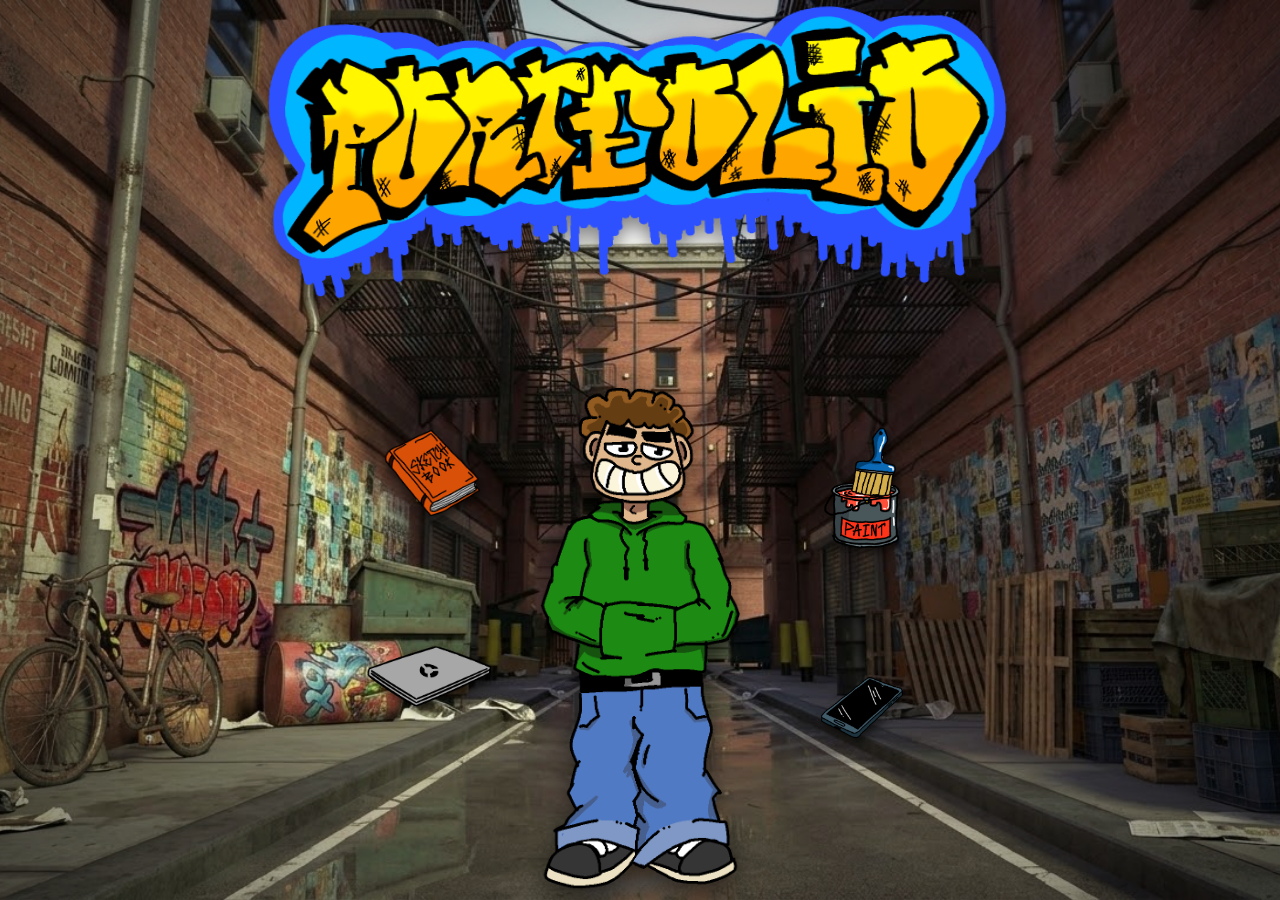
<file: index.html>
<!DOCTYPE html>
<html lang="en">
<head>
  <meta charset="UTF-8">
  <meta name="viewport" content="width=device-width, initial-scale=1">
  <title>Portfolio</title>
  <link rel="preconnect" href="https://fonts.googleapis.com">
  <link rel="preconnect" href="https://fonts.gstatic.com" crossorigin>
  <link href="https://fonts.googleapis.com/css2?family=Caveat:wght@500;700&family=Permanent+Marker&display=swap" rel="stylesheet">
  <link rel="stylesheet" href="css/style.css">
</head>
<body>

  <main class="home">

    <!-- TITLE: your graffiti "portfolio" drawing. Its size is set by --title-width in css/style.css -->
    <h1 class="home-title-wrap"><img class="home-title" src="assets/portfolio-title.png" alt="Portfolio"></h1>

    <!-- YOU (centrepiece). Replace assets/me.svg with your own drawing, e.g. assets/me.png -->
    <img class="me" src="assets/me.png" alt="Drawing of me standing in the alley">

    <!-- ITEM 1: sketchbook -> doodles and others (ideas.html).
         Hover swaps the closed book for the open one (assets/book-closed.png / assets/book-open.png) -->
    <a class="item item-book" href="ideas.html" aria-label="Doodles and others">
      <div class="swap book">
        <img class="book-closed" src="assets/book-closed.png" alt="">
        <img class="book-open" src="assets/book-open.png" alt="">
      </div>
      <span class="label">doodles n others</span>
    </a>

    <!-- ITEM 2: phone -> contacts.
         Hover swaps phone-off.png for phone-on.png (screen lights up) -->
    <a class="item item-phone" href="contact.html" aria-label="Contact">
      <div class="swap phone">
        <img class="phone-off" src="assets/phone-off.png" alt="">
        <img class="phone-on" src="assets/phone-on.png" alt="">
      </div>
      <span class="label">contacts</span>
    </a>

    <!-- ITEM 3 (left): LAPTOP -> digital projects.
         Hover swaps the closed laptop for the open one (assets/laptop-closed.png / assets/laptop-open.png) -->
    <a class="item item-laptop" href="digital.html" aria-label="Digital projects">
      <div class="swap laptop">
        <img class="laptop-closed" src="assets/laptop-closed.png" alt="">
        <img class="laptop-open" src="assets/laptop-open.png" alt="">
      </div>
      <span class="label">digital projects</span>
    </a>

    <!-- ITEM 4 (right): PAINT BUCKET -> handmade projects.
         Hover swaps the brush sticking out (assets/bucket-out.png) for the brush dipped in (assets/bucket-in.png) -->
    <a class="item item-bucket" href="handmade.html" aria-label="Handmade projects">
      <div class="swap bucket">
        <img class="bucket-out" src="assets/bucket-out.png" alt="">
        <img class="bucket-in" src="assets/bucket-in.png" alt="">
      </div>
      <span class="label">handmade projects</span>
    </a>

  </main>

</body>
</html>
</file>
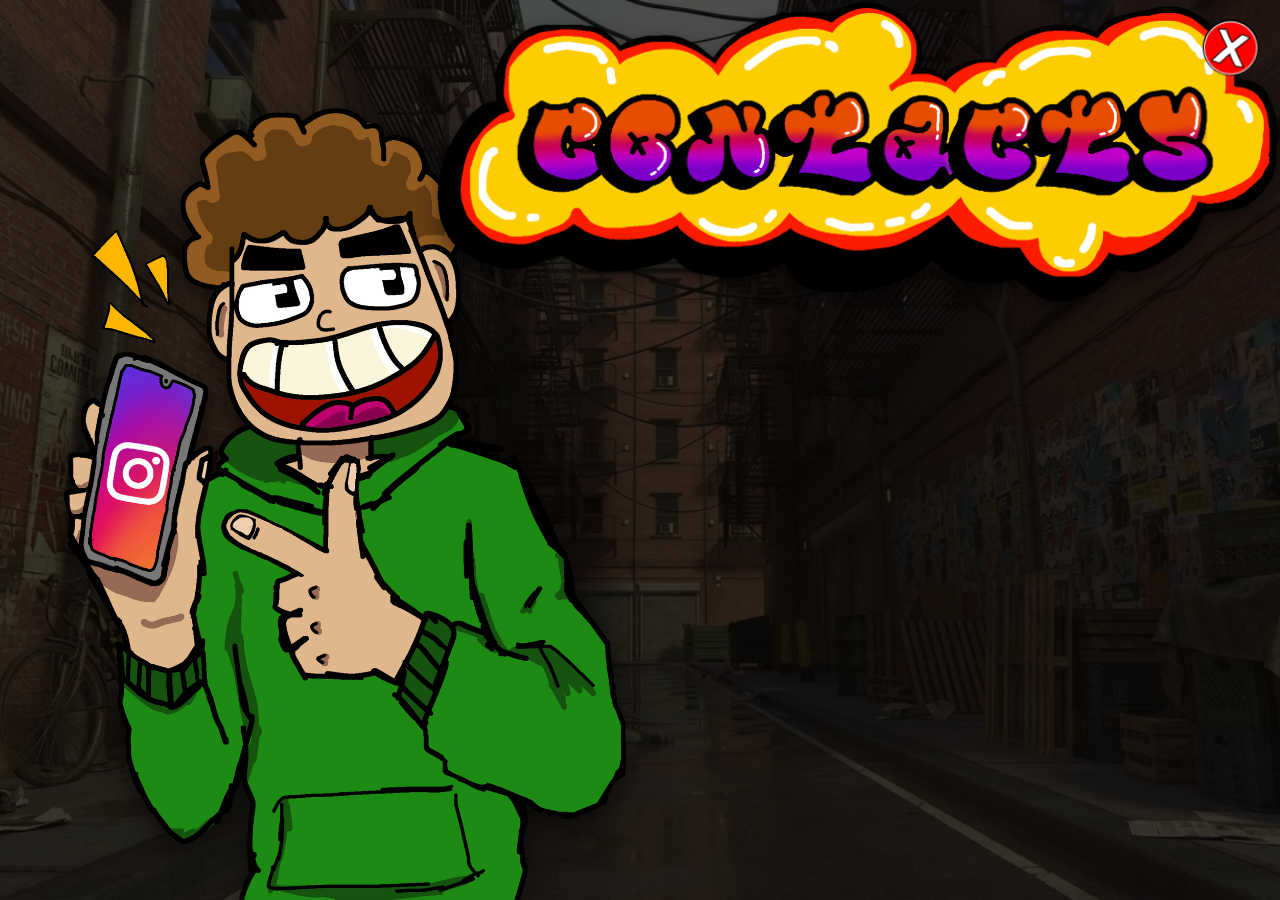
<file: contact.html>
<!DOCTYPE html>
<html lang="en">
<head>
  <meta charset="UTF-8">
  <meta name="viewport" content="width=device-width, initial-scale=1">
  <title>Contact</title>
  <link rel="preconnect" href="https://fonts.googleapis.com">
  <link rel="preconnect" href="https://fonts.gstatic.com" crossorigin>
  <link href="https://fonts.googleapis.com/css2?family=Caveat:wght@500;700&family=Permanent+Marker&display=swap" rel="stylesheet">
  <link rel="stylesheet" href="css/style.css">
</head>
<body>

  <div class="alley-bg"></div>

  <!-- Close button (back to home) -->
  <a class="close-btn" href="index.html" aria-label="Back to home"><img src="assets/exit-x.png" alt=""></a>

  <main class="contact-page">

    <!-- TITLE: starts in the top right corner. Make it longer or shorter with --title-w in css/style.css -->
    <h1 class="contact-title"><img src="assets/contacts-title.png" alt="Contacts"></h1>

    <!-- CHARACTER holding the phone. The phone lights up when the cursor is over it,
         and clicking it opens your Instagram. -->
    <div class="contact-me">
      <img class="me-char" src="assets/character.png" alt="Me holding my phone with the Instagram logo on it">

      <!-- invisible click area shaped like the phone -->
      <a class="phone-hit" href="https://www.instagram.com/radiatoraa/" target="_blank" rel="noopener"
         aria-label="Open my Instagram" style="clip-path: polygon(28.0% 0.3%, 100.3% 15.6%, 61.3% 98.7%, 2.0% 83.4%)"></a>

      <!-- the same phone again, lying exactly on top; it is what glows -->
      <img class="phone-glow" src="assets/phone-glow.png" alt="" aria-hidden="true">
    </div>

  </main>

</body>
</html>
</file>
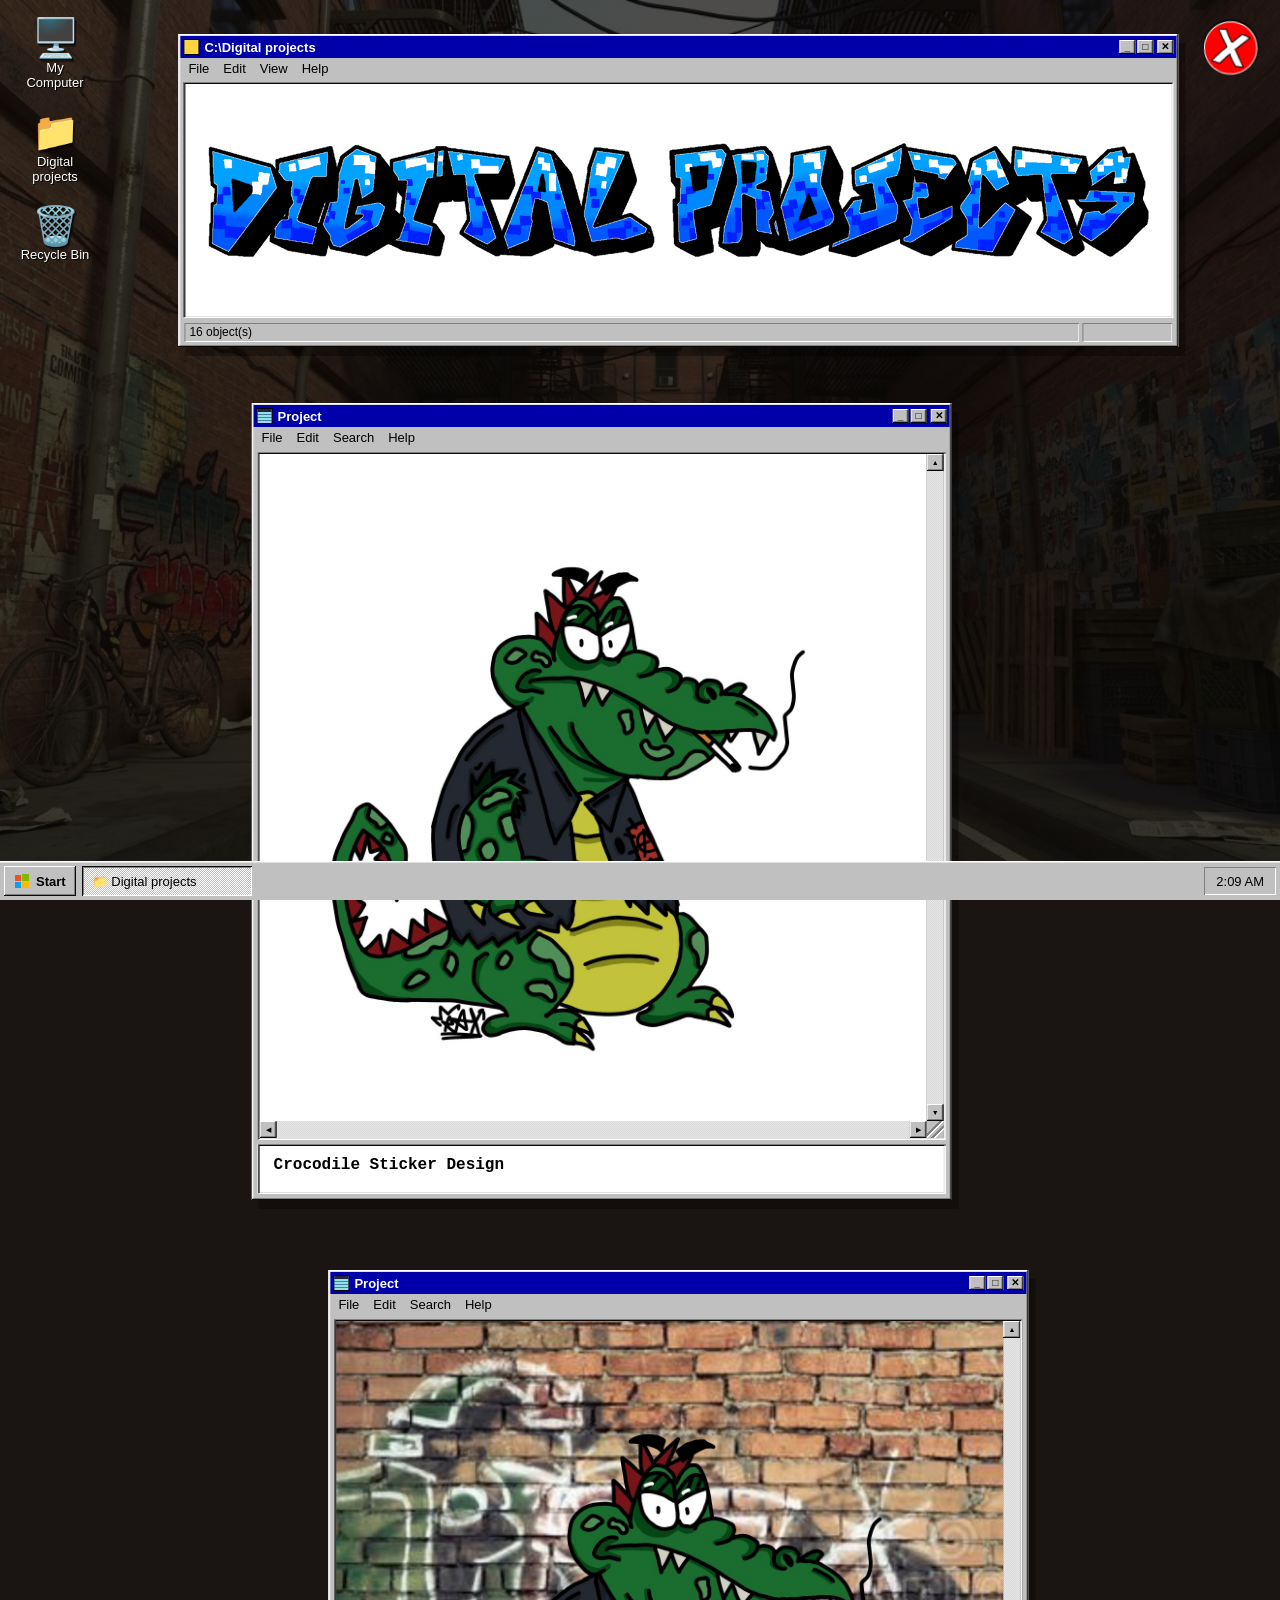
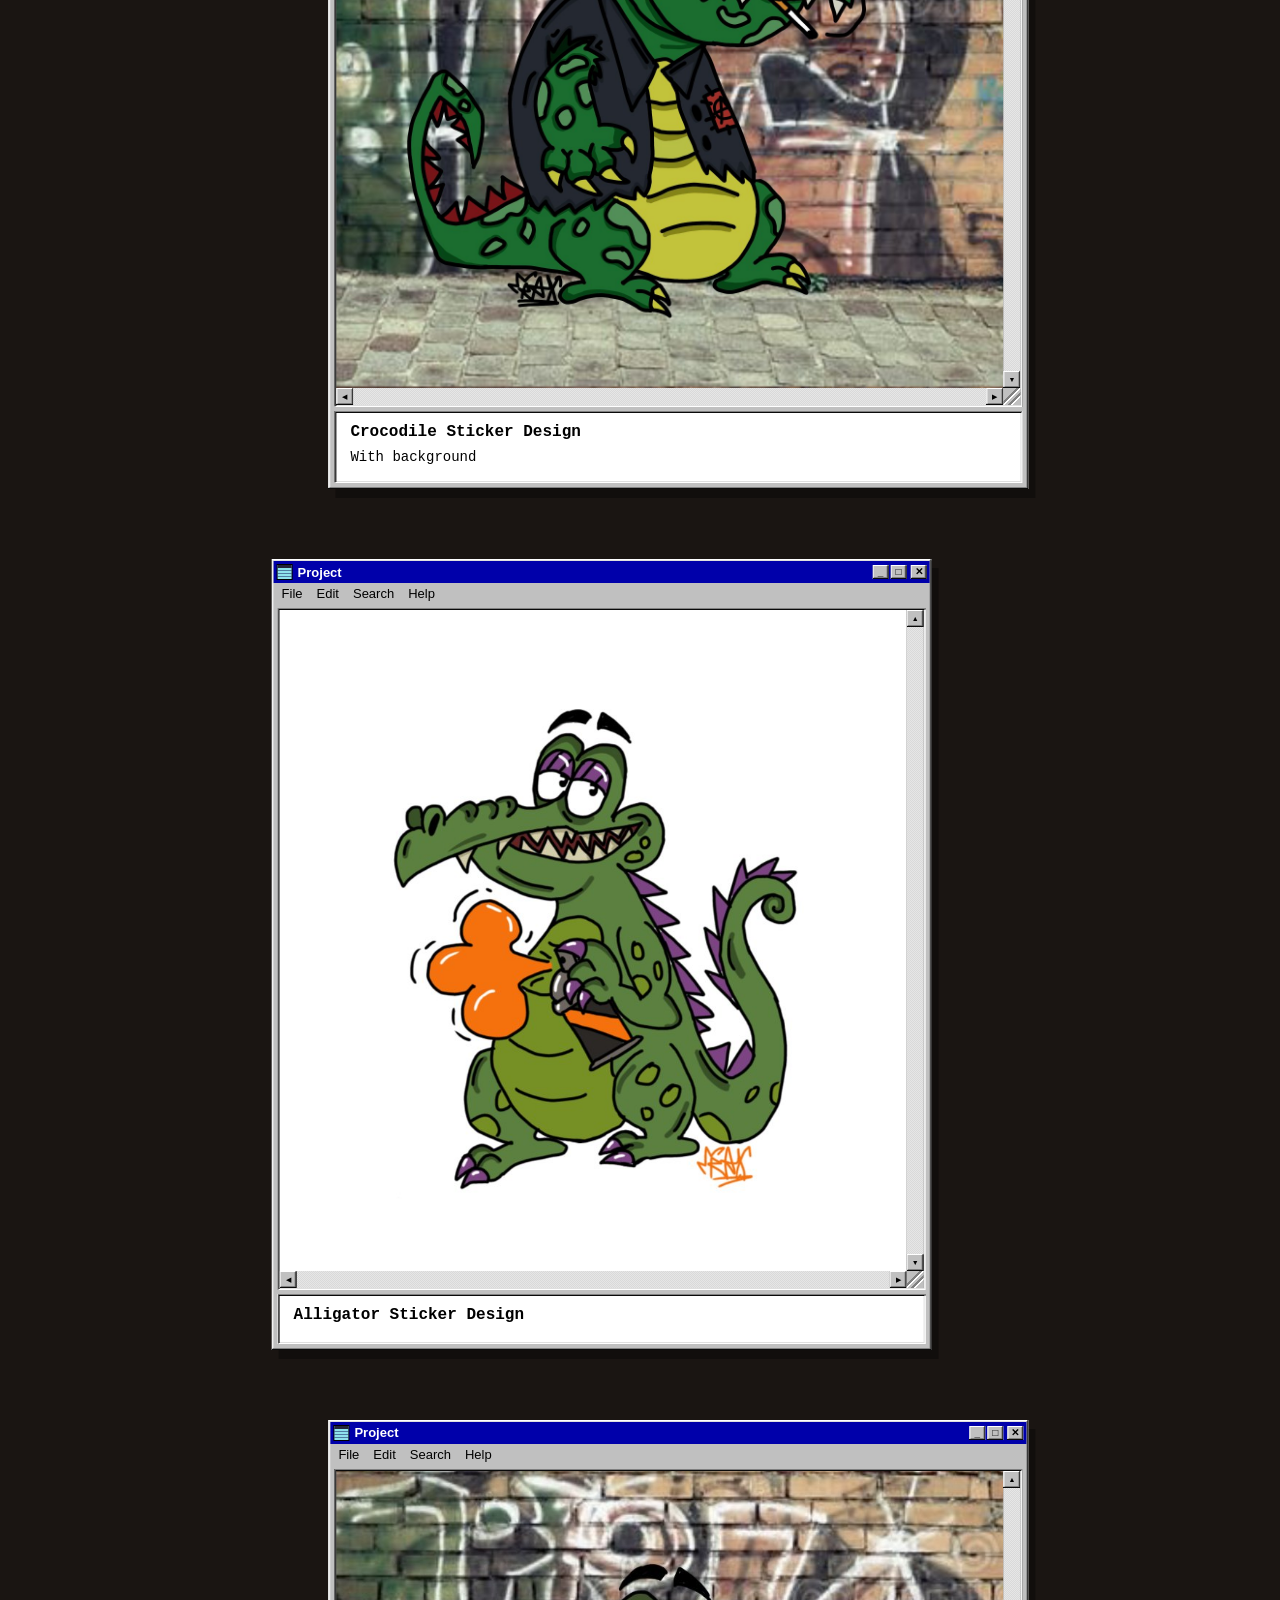
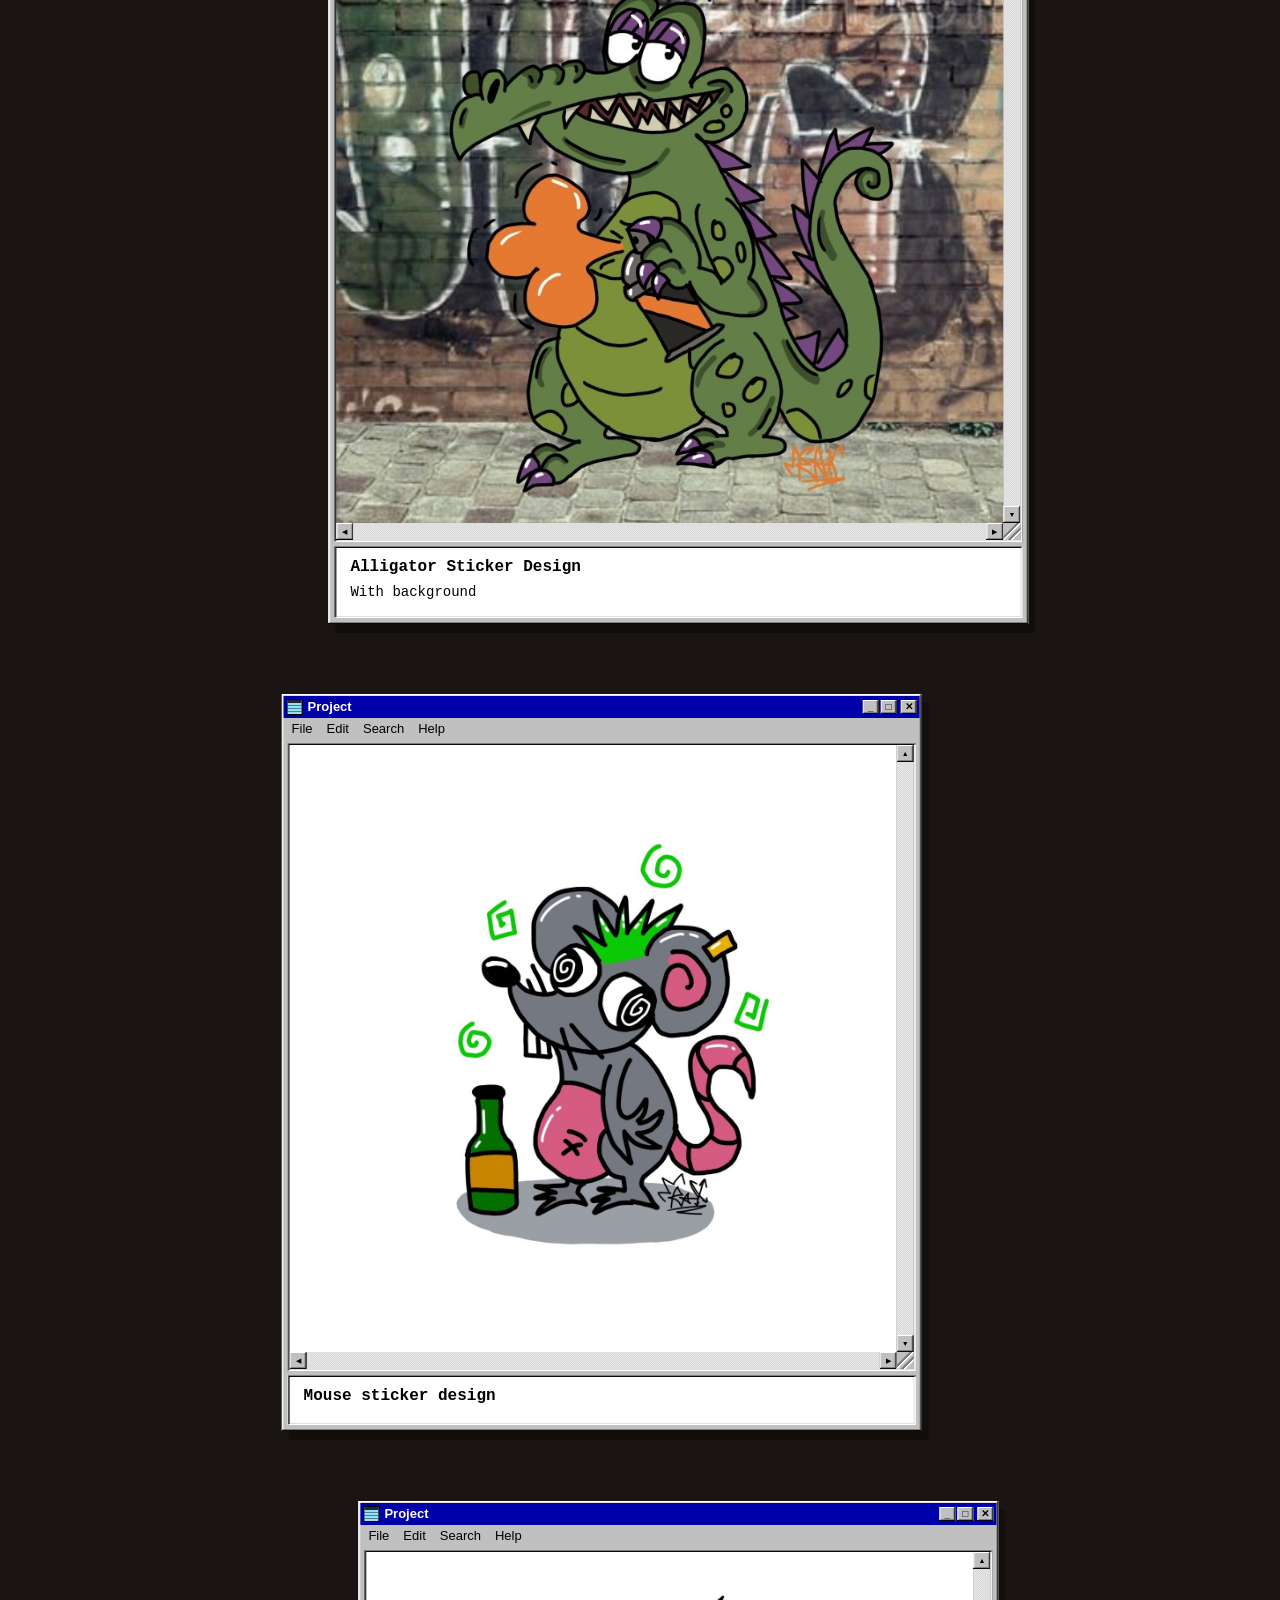
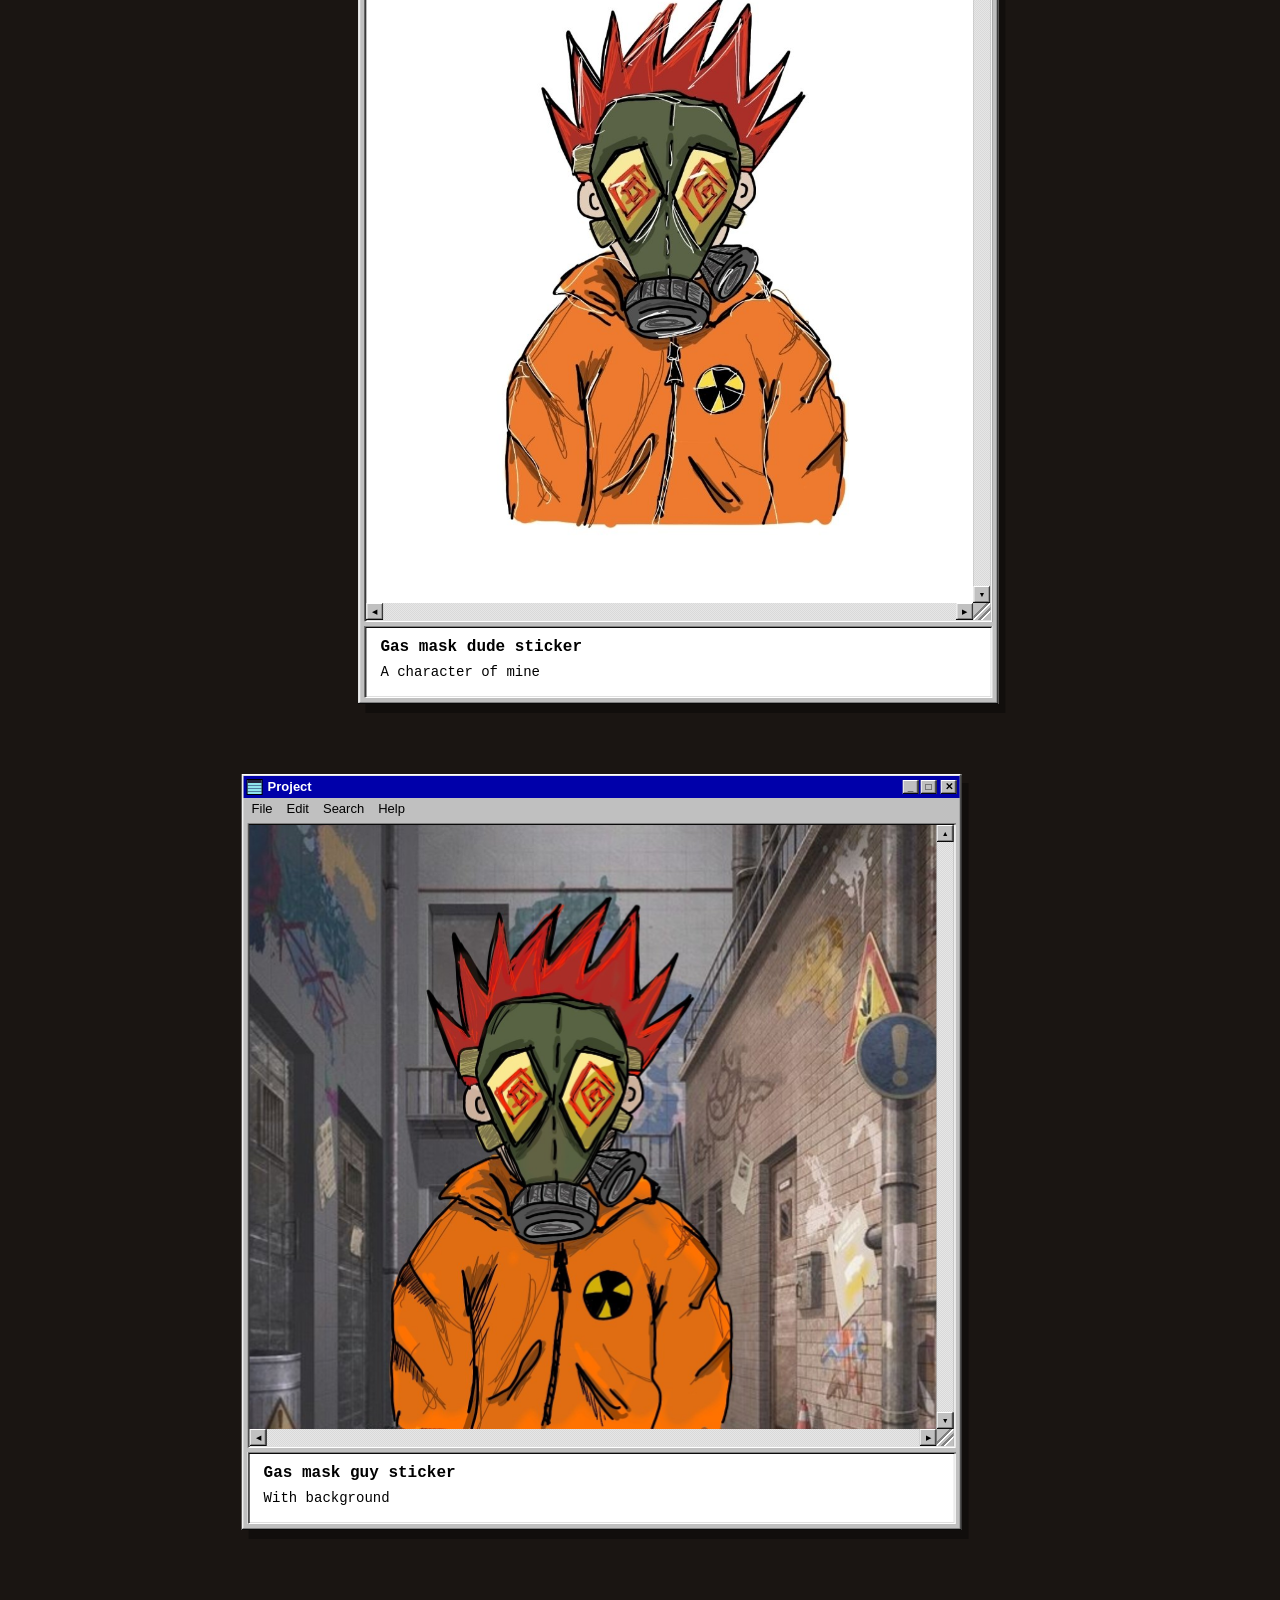
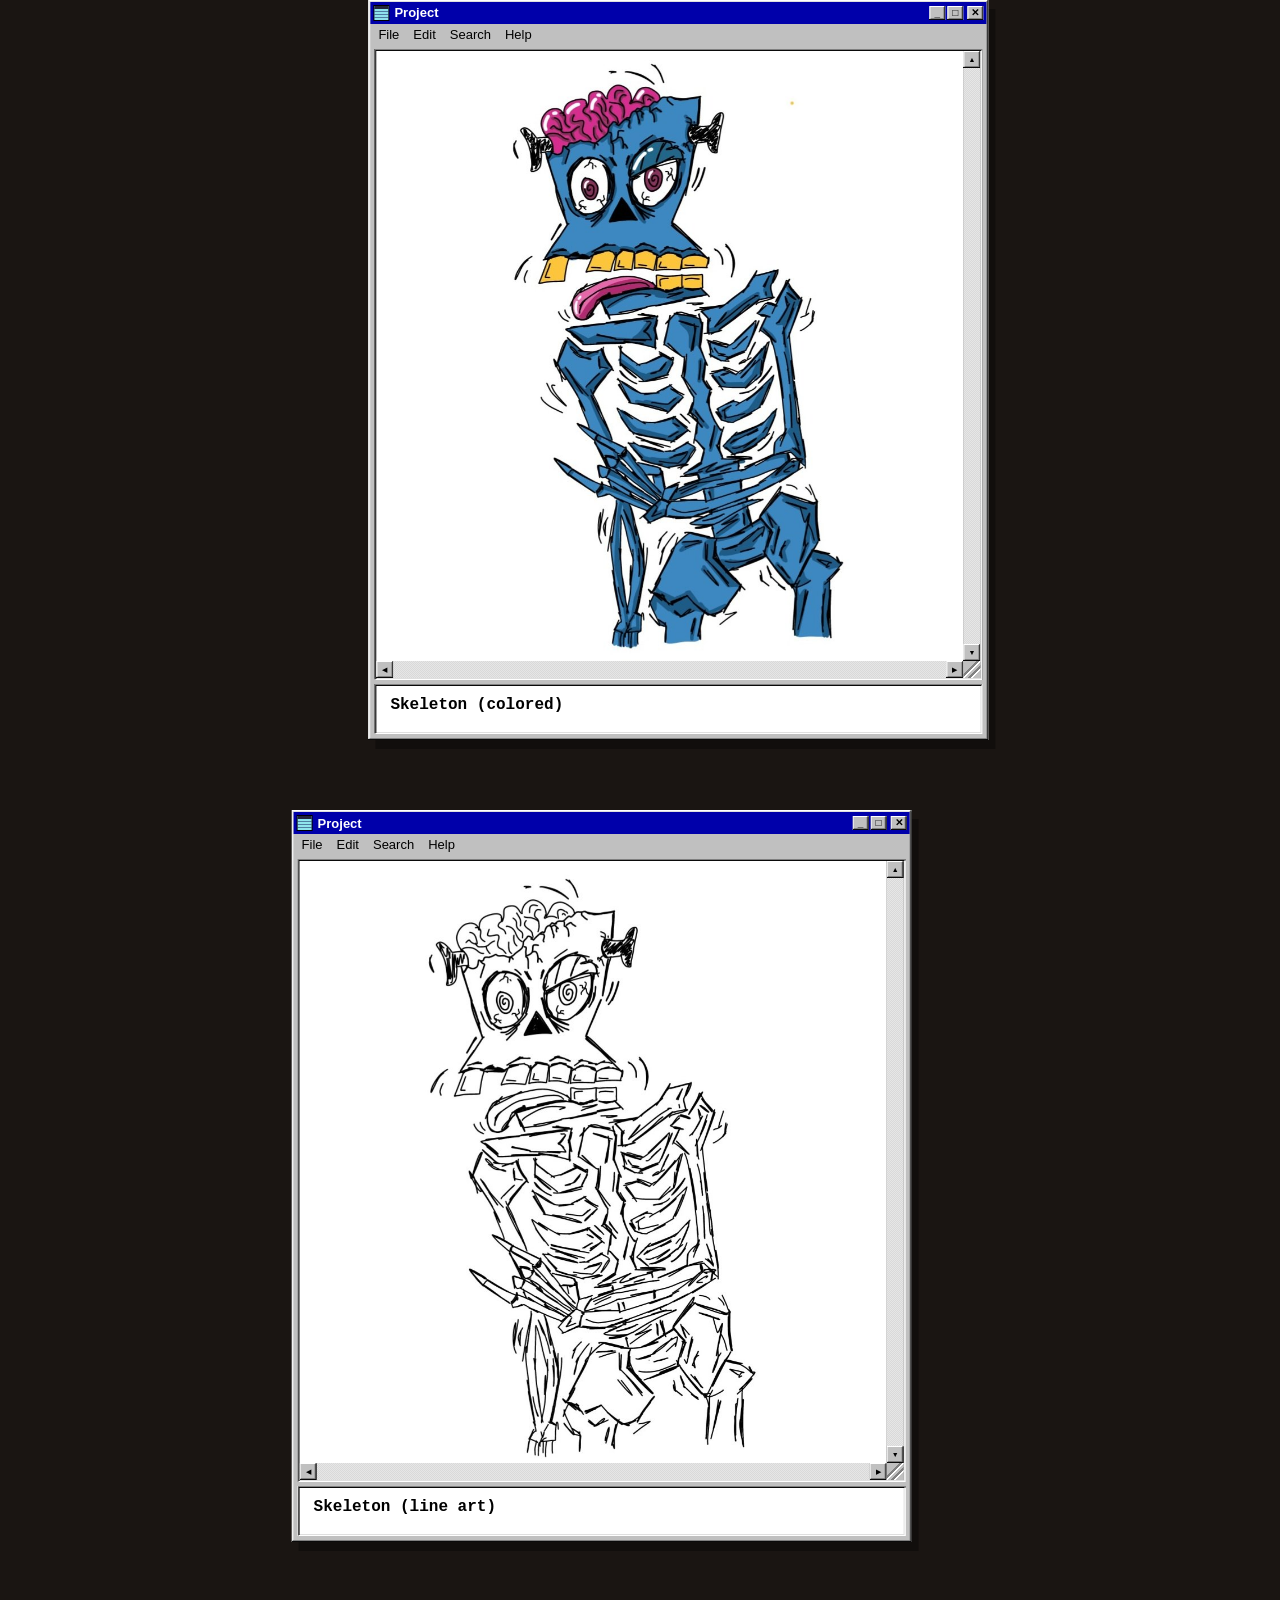
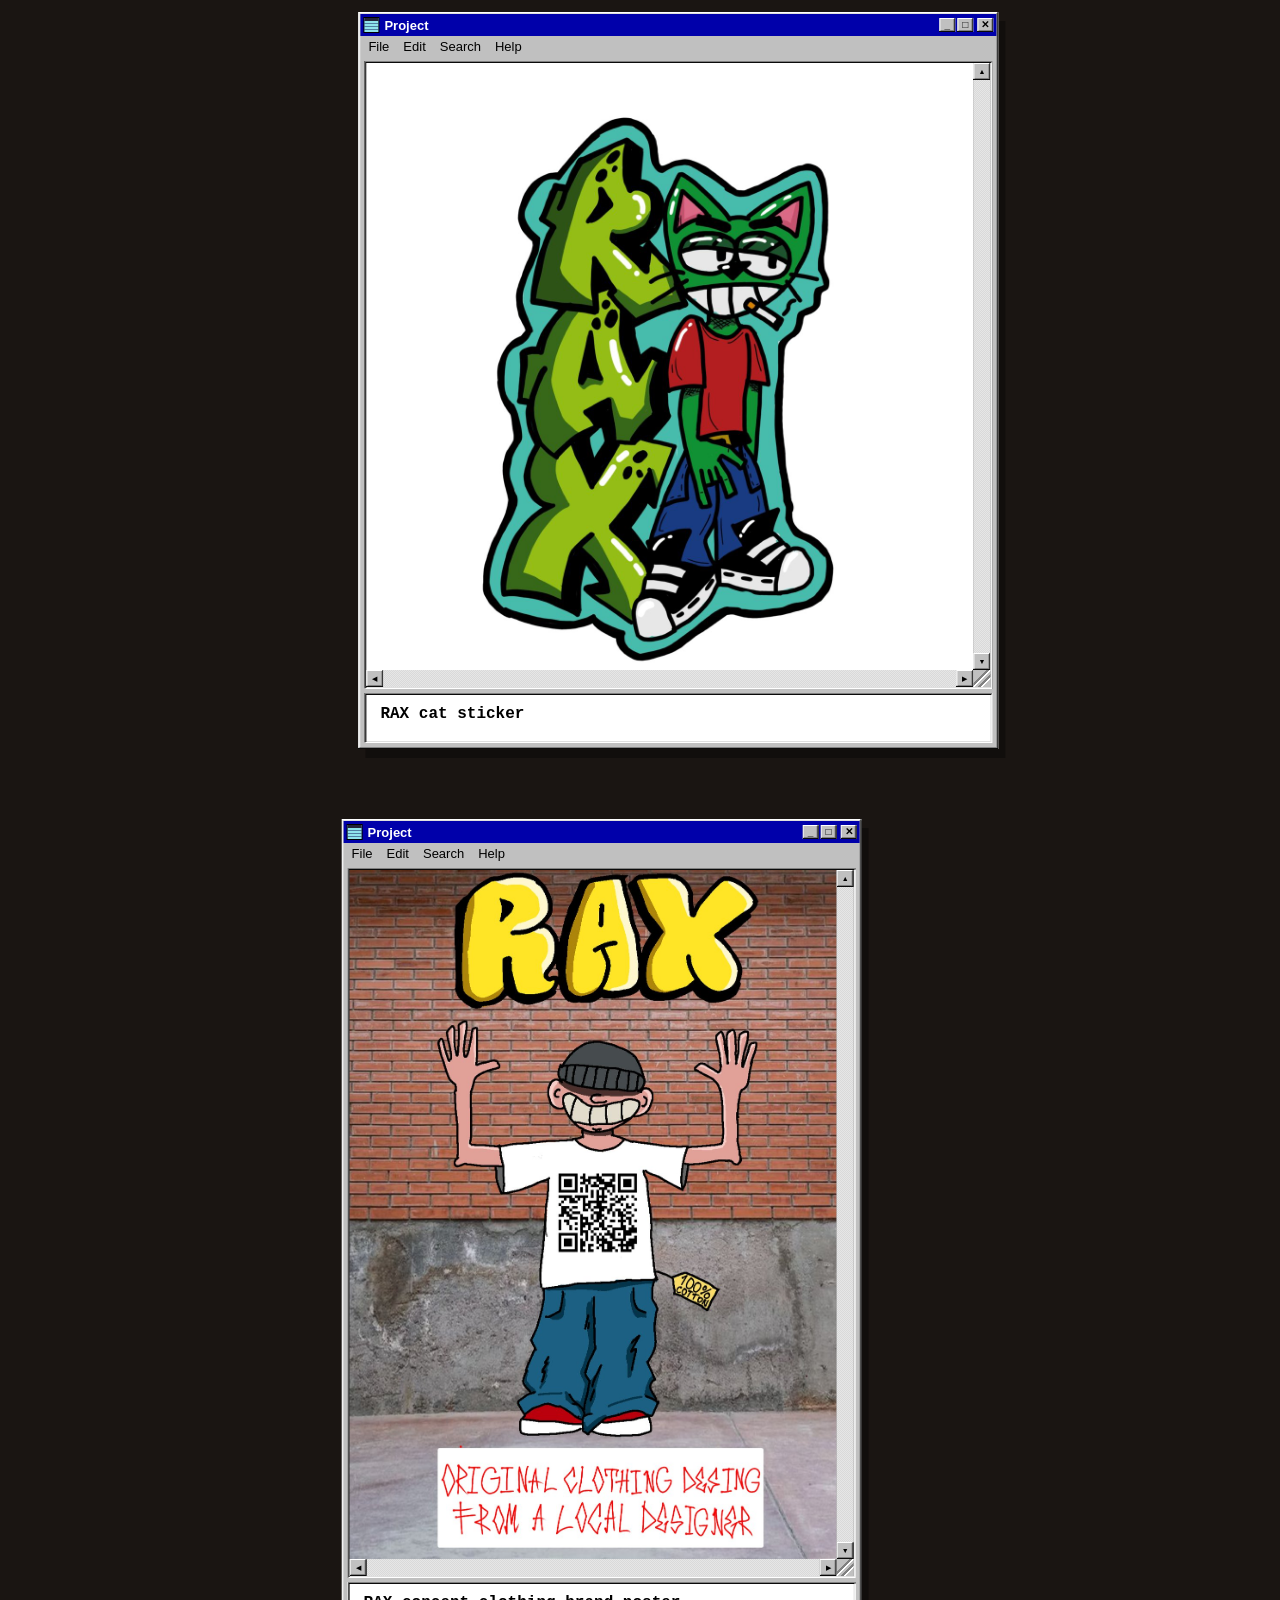
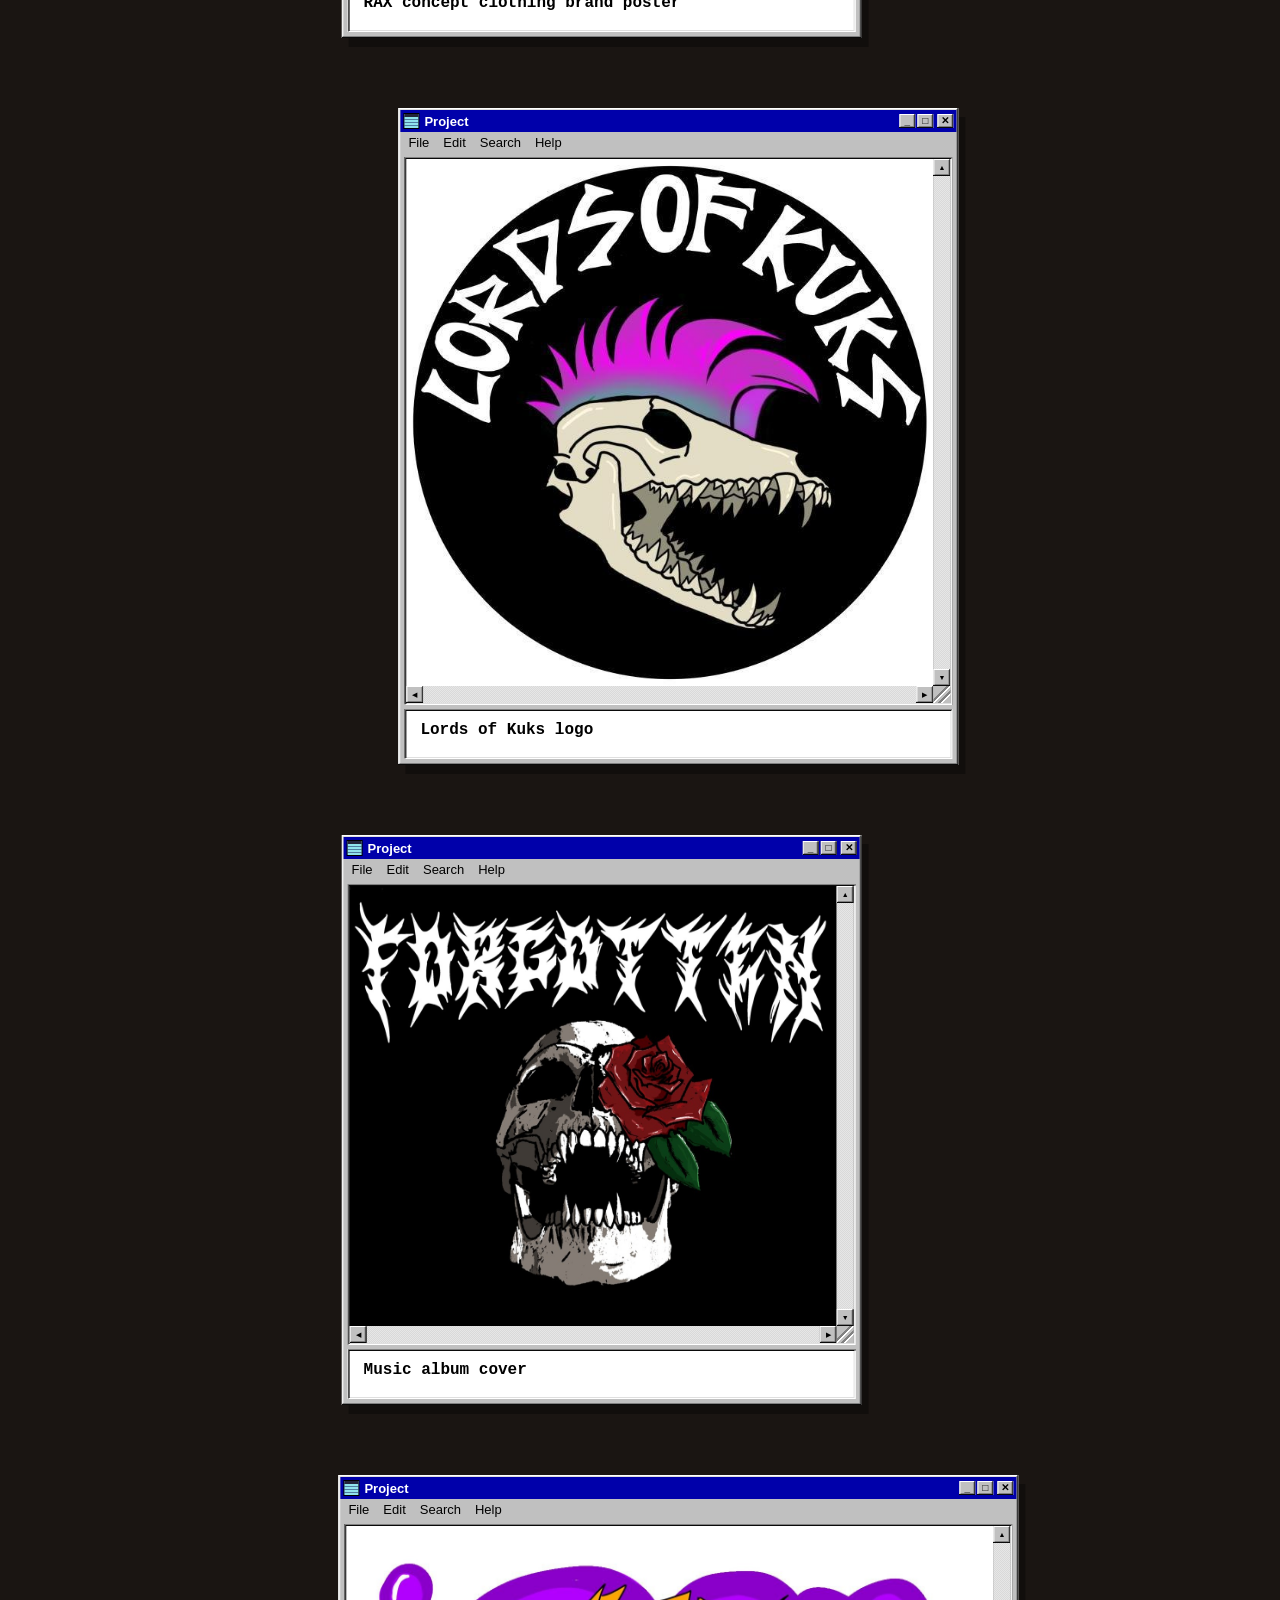
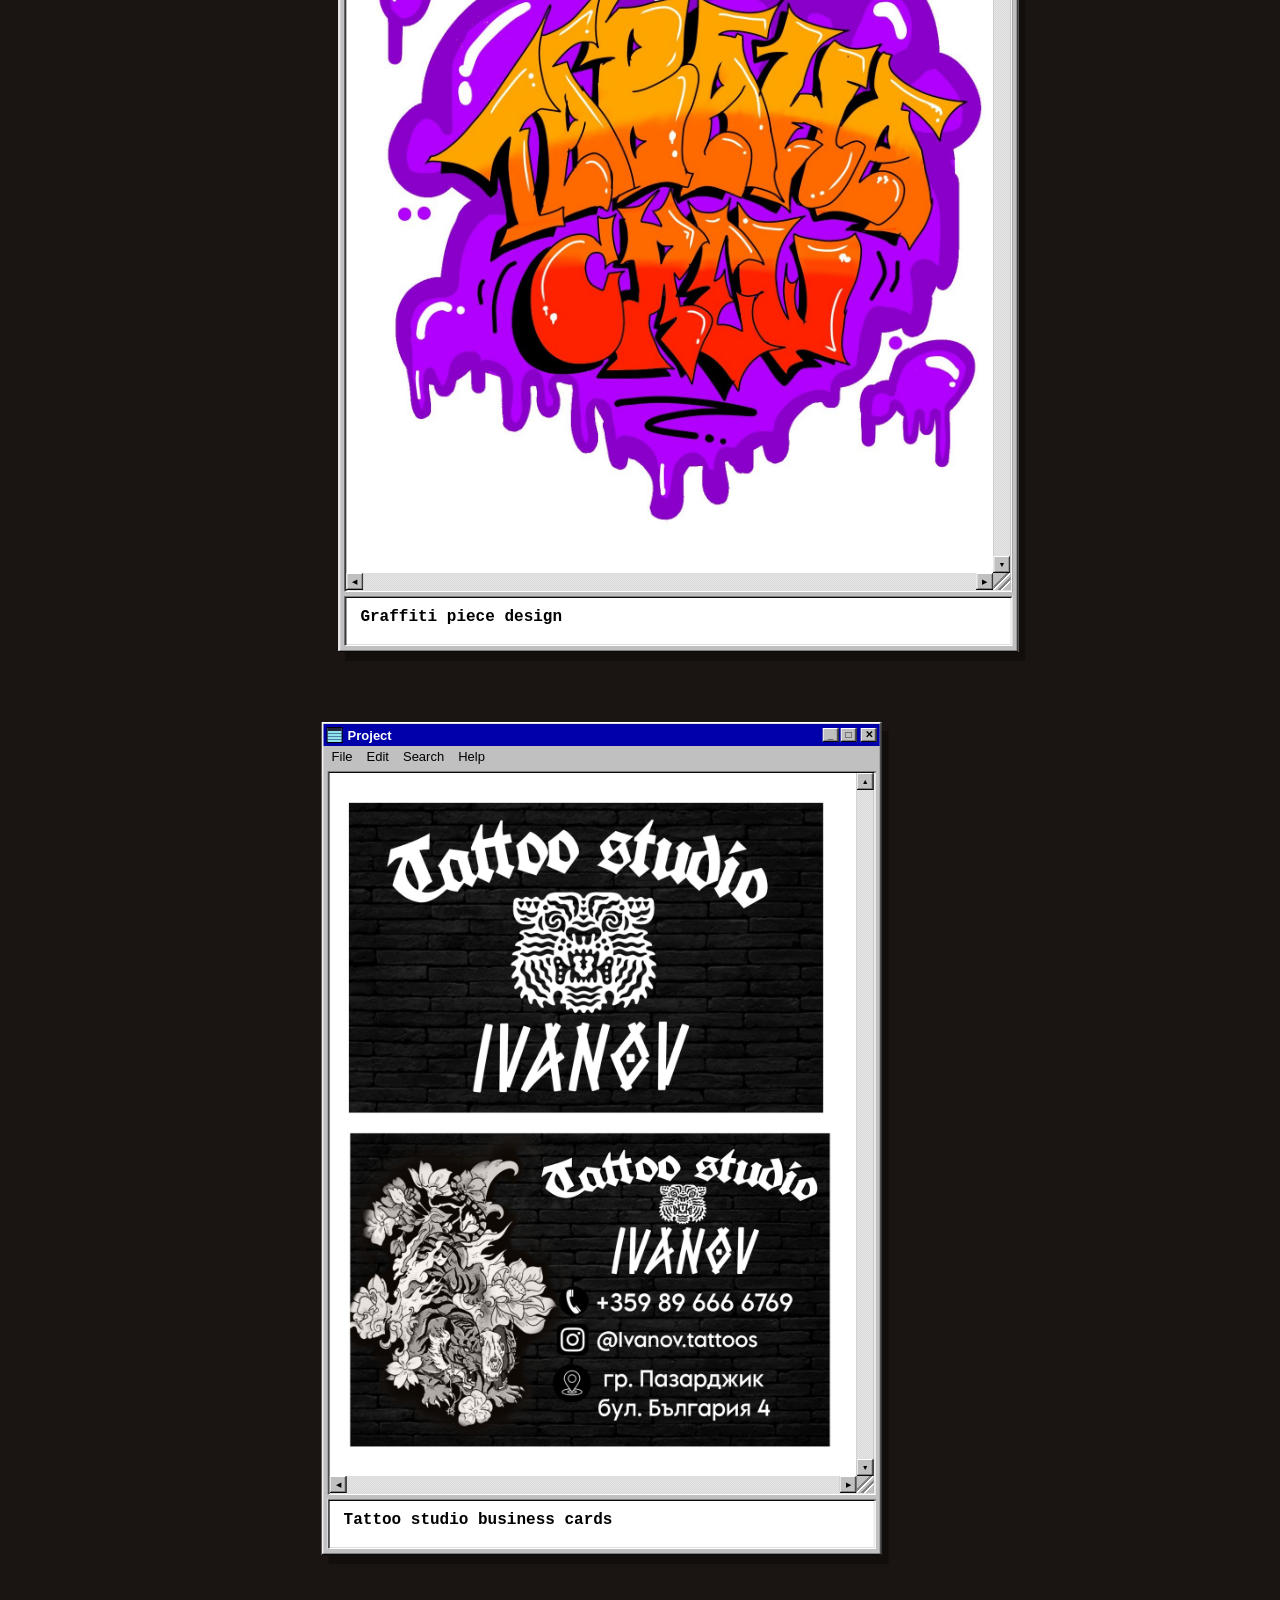
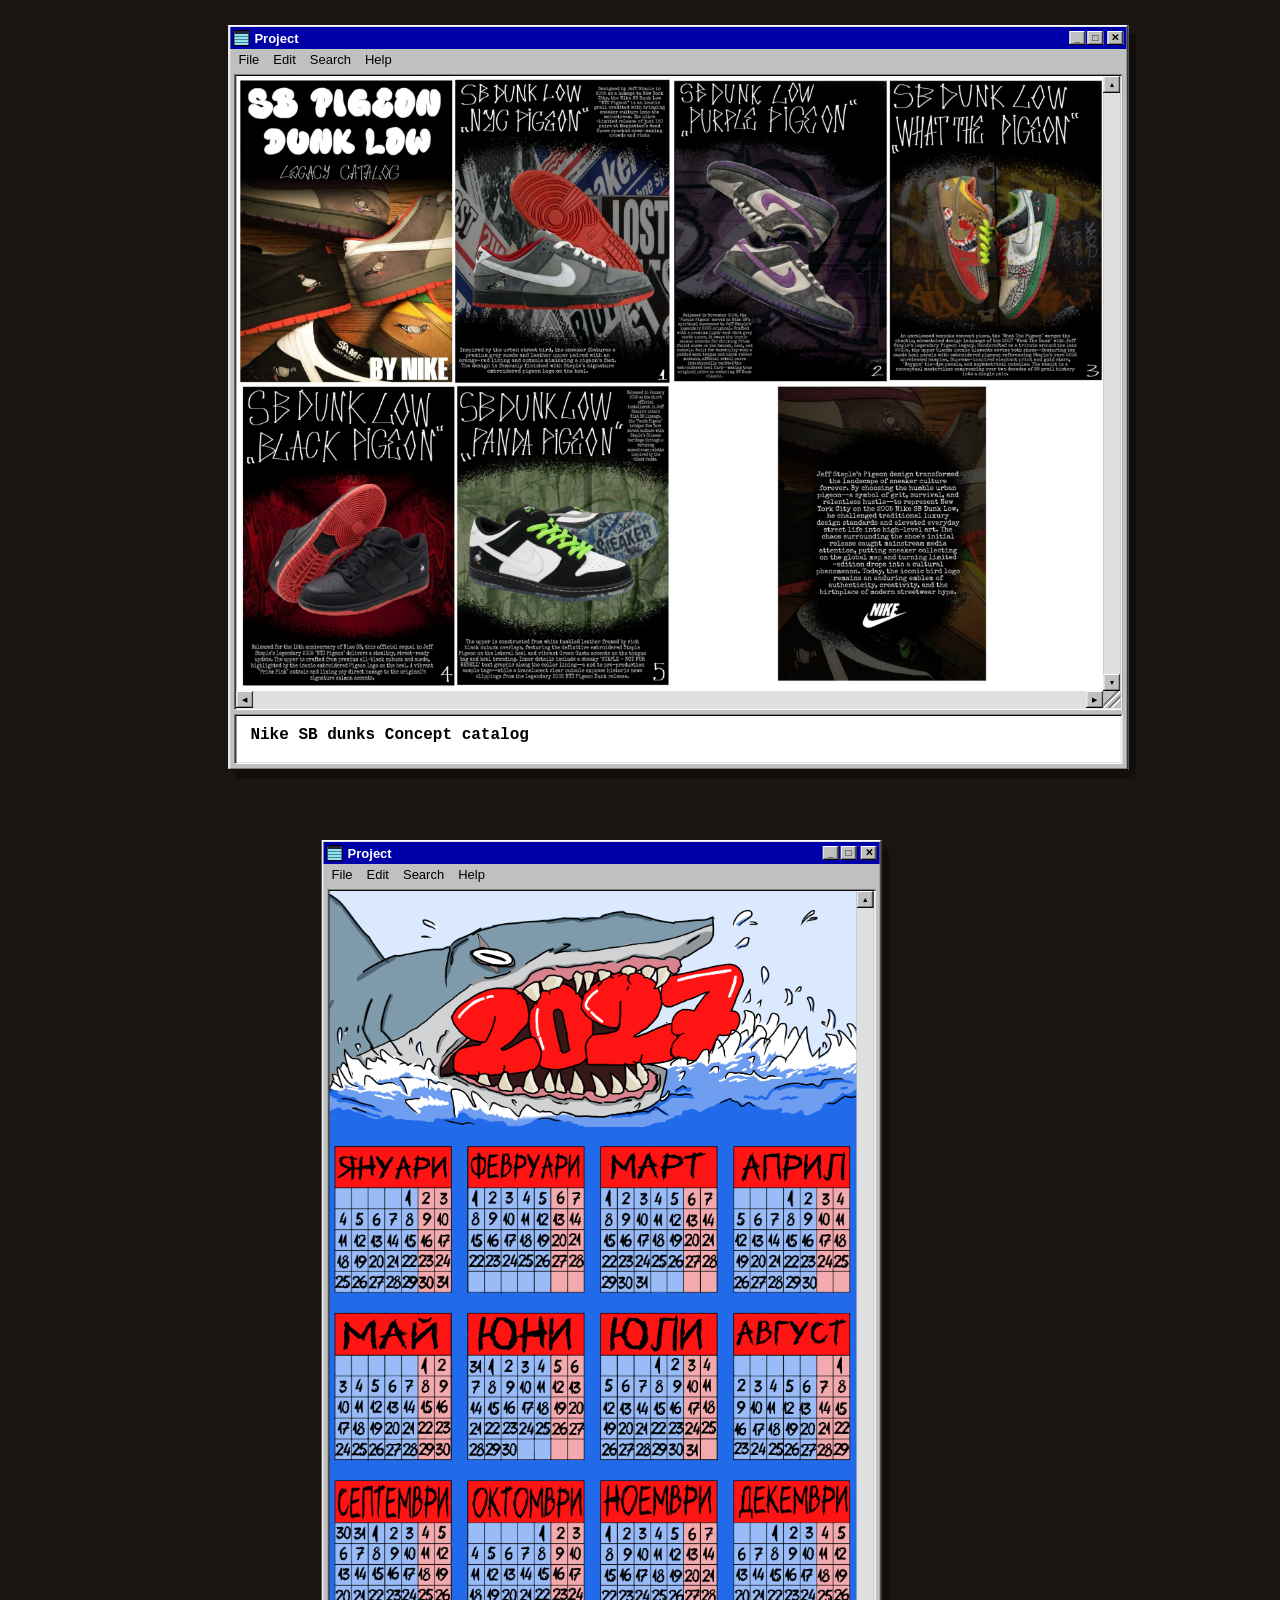
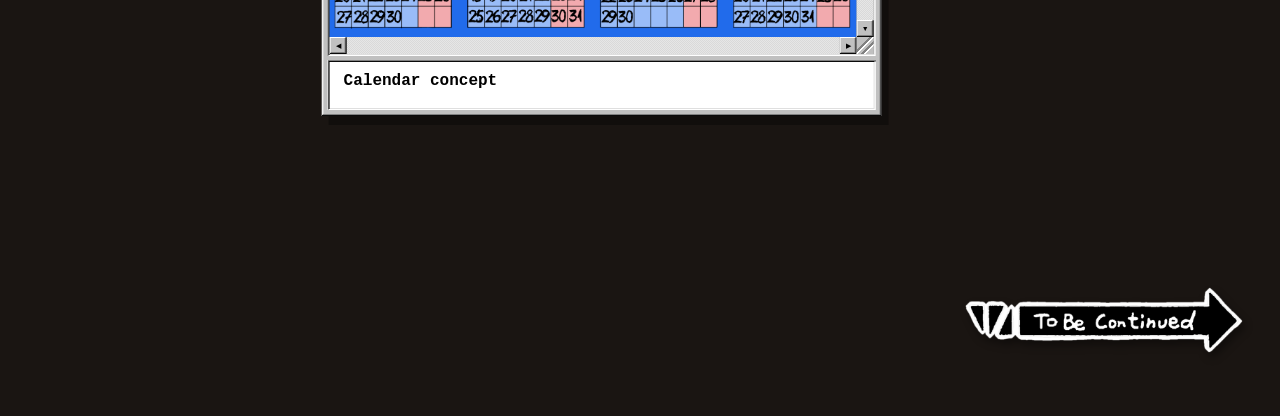
<file: digital.html>
<!DOCTYPE html>
<html lang="en">
<head>
  <meta charset="UTF-8">
  <meta name="viewport" content="width=device-width, initial-scale=1">
  <title>Digital projects</title>
  <link rel="preconnect" href="https://fonts.googleapis.com">
  <link rel="preconnect" href="https://fonts.gstatic.com" crossorigin>
  <link href="https://fonts.googleapis.com/css2?family=Caveat:wght@500;700&family=Cormorant+Garamond:ital,wght@0,500;0,700;1,500&family=Permanent+Marker&display=swap" rel="stylesheet">
  <link rel="stylesheet" href="css/style.css">
</head>
<body class="desk-page">

  <div class="alley-bg"></div>

  <!-- Close button (back to home) -->
  <a class="close-btn" href="index.html" aria-label="Back to home"><img src="assets/exit-x.png" alt=""></a>

  <!-- Desktop icons (decoration) -->
  <div class="desk-icons" aria-hidden="true">
    <div><span>&#128421;&#65039;</span>My Computer</div>
    <div><span>&#128193;</span>Digital projects</div>
    <div><span>&#128465;&#65039;</span>Recycle Bin</div>
  </div>

  <main class="desk">

    <!-- Title window -->
    <article class="win win-head" style="--w:1000px">
      <div class="win-title"><span class="win-ico folder"></span><span class="win-name">C:\Digital projects</span>
        <span class="win-btns"><b>_</b><b>&#9633;</b><b>&#10005;</b></span></div>
      <div class="win-menu"><span>File</span><span>Edit</span><span>View</span><span>Help</span></div>
      <!-- TITLE: your graffiti picture is the only thing in this window. Change the window width with --w above. -->
      <div class="head-body">
        <h1><img src="assets/digital-projects-title.png" alt="Digital projects"></h1>
      </div>
      <div class="status"><span class="st-main">16 object(s)</span><span class="st-box"></span></div>
    </article>

    <!-- TO ADD AN IMAGE: copy one whole <article class="win"> block below and paste it after the last one.
         Put your picture in assets/digital/ and change the <img src="..."> in the copy.
         Change the title (h2) and the description text (p) in the box under the picture.
         The window takes the shape of your picture. Change its width with style="--w:700px". -->

    <article class="win" style="--w:700px; --ar:1.0">
      <div class="win-title"><span class="win-ico notepad-ico"></span><span class="win-name">Project</span>
        <span class="win-btns"><b>_</b><b>&#9633;</b><b>&#10005;</b></span></div>
      <div class="win-menu"><span>File</span><span>Edit</span><span>Search</span><span>Help</span></div>
      <div class="win-body">
        <div class="canvas-area">
          <div class="canvas">
            <img src="assets/digital/digital-01-punk-croc.jpg" width="1378" height="1378" alt="Punk croc" loading="lazy">
          </div>
          <div class="vscroll"><b>&#9650;</b><u></u><b>&#9660;</b></div>
          <div class="hscroll"><b>&#9664;</b><u></u><b>&#9654;</b></div>
          <div class="corner"></div>
        </div>
      </div>
      <!-- DESCRIPTION: change the title (h2) and the text (p) below -->
      <div class="win-desc">
        <h2>Crocodile Sticker Design</h2>
        <p></p>
      </div>
    </article>

    <article class="win" style="--w:700px; --ar:1.0">
      <div class="win-title"><span class="win-ico notepad-ico"></span><span class="win-name">Project</span>
        <span class="win-btns"><b>_</b><b>&#9633;</b><b>&#10005;</b></span></div>
      <div class="win-menu"><span>File</span><span>Edit</span><span>Search</span><span>Help</span></div>
      <div class="win-body">
        <div class="canvas-area">
          <div class="canvas">
            <img src="assets/digital/digital-02-punk-croc-wall.jpg" width="1378" height="1378" alt="Punk croc on the wall" loading="lazy">
          </div>
          <div class="vscroll"><b>&#9650;</b><u></u><b>&#9660;</b></div>
          <div class="hscroll"><b>&#9664;</b><u></u><b>&#9654;</b></div>
          <div class="corner"></div>
        </div>
      </div>
      <!-- DESCRIPTION: change the title (h2) and the text (p) below -->
      <div class="win-desc">
        <h2>Crocodile Sticker Design</h2>
        <p>With background</p>
      </div>
    </article>

    <article class="win" style="--w:660px; --ar:0.949">
      <div class="win-title"><span class="win-ico notepad-ico"></span><span class="win-name">Project</span>
        <span class="win-btns"><b>_</b><b>&#9633;</b><b>&#10005;</b></span></div>
      <div class="win-menu"><span>File</span><span>Edit</span><span>Search</span><span>Help</span></div>
      <div class="win-body">
        <div class="canvas-area">
          <div class="canvas">
            <img src="assets/digital/digital-03-spray-croc.jpg" width="862" height="908" alt="Spray can croc" loading="lazy">
          </div>
          <div class="vscroll"><b>&#9650;</b><u></u><b>&#9660;</b></div>
          <div class="hscroll"><b>&#9664;</b><u></u><b>&#9654;</b></div>
          <div class="corner"></div>
        </div>
      </div>
      <!-- DESCRIPTION: change the title (h2) and the text (p) below -->
      <div class="win-desc">
        <h2>Alligator Sticker Design</h2>
        <p></p>
      </div>
    </article>

    <article class="win" style="--w:700px; --ar:1.022">
      <div class="win-title"><span class="win-ico notepad-ico"></span><span class="win-name">Project</span>
        <span class="win-btns"><b>_</b><b>&#9633;</b><b>&#10005;</b></span></div>
      <div class="win-menu"><span>File</span><span>Edit</span><span>Search</span><span>Help</span></div>
      <div class="win-body">
        <div class="canvas-area">
          <div class="canvas">
            <img src="assets/digital/digital-04-spray-croc-wall.jpg" width="831" height="813" alt="Spray can croc on the wall" loading="lazy">
          </div>
          <div class="vscroll"><b>&#9650;</b><u></u><b>&#9660;</b></div>
          <div class="hscroll"><b>&#9664;</b><u></u><b>&#9654;</b></div>
          <div class="corner"></div>
        </div>
      </div>
      <!-- DESCRIPTION: change the title (h2) and the text (p) below -->
      <div class="win-desc">
        <h2>Alligator Sticker Design</h2>
        <p>With background</p>
      </div>
    </article>

    <article class="win" style="--w:640px; --ar:1.0">
      <div class="win-title"><span class="win-ico notepad-ico"></span><span class="win-name">Project</span>
        <span class="win-btns"><b>_</b><b>&#9633;</b><b>&#10005;</b></span></div>
      <div class="win-menu"><span>File</span><span>Edit</span><span>Search</span><span>Help</span></div>
      <div class="win-body">
        <div class="canvas-area">
          <div class="canvas">
            <img src="assets/digital/digital-05-punk-mouse.jpg" width="1378" height="1378" alt="Punk mouse" loading="lazy">
          </div>
          <div class="vscroll"><b>&#9650;</b><u></u><b>&#9660;</b></div>
          <div class="hscroll"><b>&#9664;</b><u></u><b>&#9654;</b></div>
          <div class="corner"></div>
        </div>
      </div>
      <!-- DESCRIPTION: change the title (h2) and the text (p) below -->
      <div class="win-desc">
        <h2>Mouse sticker design</h2>
        <p></p>
      </div>
    </article>

    <article class="win" style="--w:640px; --ar:0.932">
      <div class="win-title"><span class="win-ico notepad-ico"></span><span class="win-name">Project</span>
        <span class="win-btns"><b>_</b><b>&#9633;</b><b>&#10005;</b></span></div>
      <div class="win-menu"><span>File</span><span>Edit</span><span>Search</span><span>Help</span></div>
      <div class="win-body">
        <div class="canvas-area">
          <div class="canvas">
            <img src="assets/digital/digital-06-gas-mask.jpg" width="966" height="1036" alt="Gas mask guy" loading="lazy">
          </div>
          <div class="vscroll"><b>&#9650;</b><u></u><b>&#9660;</b></div>
          <div class="hscroll"><b>&#9664;</b><u></u><b>&#9654;</b></div>
          <div class="corner"></div>
        </div>
      </div>
      <!-- DESCRIPTION: change the title (h2) and the text (p) below -->
      <div class="win-desc">
        <h2>Gas mask dude sticker</h2>
        <p>A character of mine</p>
      </div>
    </article>

    <article class="win" style="--w:720px; --ar:1.136">
      <div class="win-title"><span class="win-ico notepad-ico"></span><span class="win-name">Project</span>
        <span class="win-btns"><b>_</b><b>&#9633;</b><b>&#10005;</b></span></div>
      <div class="win-menu"><span>File</span><span>Edit</span><span>Search</span><span>Help</span></div>
      <div class="win-body">
        <div class="canvas-area">
          <div class="canvas">
            <img src="assets/digital/digital-07-gas-mask-alley.jpg" width="1378" height="1213" alt="Gas mask guy in the alley" loading="lazy">
          </div>
          <div class="vscroll"><b>&#9650;</b><u></u><b>&#9660;</b></div>
          <div class="hscroll"><b>&#9664;</b><u></u><b>&#9654;</b></div>
          <div class="corner"></div>
        </div>
      </div>
      <!-- DESCRIPTION: change the title (h2) and the text (p) below -->
      <div class="win-desc">
        <h2>Gas mask guy sticker</h2>
        <p>With background</p>
      </div>
    </article>

    <article class="win" style="--w:620px; --ar:0.962">
      <div class="win-title"><span class="win-ico notepad-ico"></span><span class="win-name">Project</span>
        <span class="win-btns"><b>_</b><b>&#9633;</b><b>&#10005;</b></span></div>
      <div class="win-menu"><span>File</span><span>Edit</span><span>Search</span><span>Help</span></div>
      <div class="win-body">
        <div class="canvas-area">
          <div class="canvas">
            <img src="assets/digital/digital-08-skeleton-color.jpg" width="1034" height="1075" alt="Skeleton (colored)" loading="lazy">
          </div>
          <div class="vscroll"><b>&#9650;</b><u></u><b>&#9660;</b></div>
          <div class="hscroll"><b>&#9664;</b><u></u><b>&#9654;</b></div>
          <div class="corner"></div>
        </div>
      </div>
      <!-- DESCRIPTION: change the title (h2) and the text (p) below -->
      <div class="win-desc">
        <h2>Skeleton (colored)</h2>
        <p></p>
      </div>
    </article>

    <article class="win" style="--w:620px; --ar:0.975">
      <div class="win-title"><span class="win-ico notepad-ico"></span><span class="win-name">Project</span>
        <span class="win-btns"><b>_</b><b>&#9633;</b><b>&#10005;</b></span></div>
      <div class="win-menu"><span>File</span><span>Edit</span><span>Search</span><span>Help</span></div>
      <div class="win-body">
        <div class="canvas-area">
          <div class="canvas">
            <img src="assets/digital/digital-09-skeleton-lines.jpg" width="1045" height="1072" alt="Skeleton (line art)" loading="lazy">
          </div>
          <div class="vscroll"><b>&#9650;</b><u></u><b>&#9660;</b></div>
          <div class="hscroll"><b>&#9664;</b><u></u><b>&#9654;</b></div>
          <div class="corner"></div>
        </div>
      </div>
      <!-- DESCRIPTION: change the title (h2) and the text (p) below -->
      <div class="win-desc">
        <h2>Skeleton (line art)</h2>
        <p></p>
      </div>
    </article>

    <article class="win" style="--w:640px; --ar:1.0">
      <div class="win-title"><span class="win-ico notepad-ico"></span><span class="win-name">Project</span>
        <span class="win-btns"><b>_</b><b>&#9633;</b><b>&#10005;</b></span></div>
      <div class="win-menu"><span>File</span><span>Edit</span><span>Search</span><span>Help</span></div>
      <div class="win-body">
        <div class="canvas-area">
          <div class="canvas">
            <img src="assets/digital/digital-10-rax-sticker.jpg" width="1280" height="1280" alt="RAX sticker" loading="lazy">
          </div>
          <div class="vscroll"><b>&#9650;</b><u></u><b>&#9660;</b></div>
          <div class="hscroll"><b>&#9664;</b><u></u><b>&#9654;</b></div>
          <div class="corner"></div>
        </div>
      </div>
      <!-- DESCRIPTION: change the title (h2) and the text (p) below -->
      <div class="win-desc">
        <h2>RAX cat sticker</h2>
        <p></p>
      </div>
    </article>

    <article class="win" style="--w:520px; --ar:0.707">
      <div class="win-title"><span class="win-ico notepad-ico"></span><span class="win-name">Project</span>
        <span class="win-btns"><b>_</b><b>&#9633;</b><b>&#10005;</b></span></div>
      <div class="win-menu"><span>File</span><span>Edit</span><span>Search</span><span>Help</span></div>
      <div class="win-body">
        <div class="canvas-area">
          <div class="canvas">
            <img src="assets/digital/digital-11-rax-poster.jpg" width="1131" height="1600" alt="RAX poster" loading="lazy">
          </div>
          <div class="vscroll"><b>&#9650;</b><u></u><b>&#9660;</b></div>
          <div class="hscroll"><b>&#9664;</b><u></u><b>&#9654;</b></div>
          <div class="corner"></div>
        </div>
      </div>
      <!-- DESCRIPTION: change the title (h2) and the text (p) below -->
      <div class="win-desc">
        <h2>RAX concept clothing brand poster</h2>
        <p></p>
      </div>
    </article>

    <article class="win" style="--w:560px; --ar:1.0">
      <div class="win-title"><span class="win-ico notepad-ico"></span><span class="win-name">Project</span>
        <span class="win-btns"><b>_</b><b>&#9633;</b><b>&#10005;</b></span></div>
      <div class="win-menu"><span>File</span><span>Edit</span><span>Search</span><span>Help</span></div>
      <div class="win-body">
        <div class="canvas-area">
          <div class="canvas">
            <img src="assets/digital/digital-12-lords-of-kuks.jpg" width="689" height="689" alt="Lords of Kuks logo" loading="lazy">
          </div>
          <div class="vscroll"><b>&#9650;</b><u></u><b>&#9660;</b></div>
          <div class="hscroll"><b>&#9664;</b><u></u><b>&#9654;</b></div>
          <div class="corner"></div>
        </div>
      </div>
      <!-- DESCRIPTION: change the title (h2) and the text (p) below -->
      <div class="win-desc">
        <h2>Lords of Kuks logo</h2>
        <p></p>
      </div>
    </article>

    <article class="win" style="--w:520px; --ar:0.707">
      <div class="win-title"><span class="win-ico notepad-ico"></span><span class="win-name">Project</span>
        <span class="win-btns"><b>_</b><b>&#9633;</b><b>&#10005;</b></span></div>
      <div class="win-menu"><span>File</span><span>Edit</span><span>Search</span><span>Help</span></div>
      <div class="win-body">
        <div class="canvas-area">
          <div class="canvas">
            <img src="assets/digital/digital-13-forgotten.jpg" width="1131" height="1600" alt="Forgotten" loading="lazy">
          </div>
          <div class="vscroll"><b>&#9650;</b><u></u><b>&#9660;</b></div>
          <div class="hscroll"><b>&#9664;</b><u></u><b>&#9654;</b></div>
          <div class="corner"></div>
        </div>
      </div>
      <!-- DESCRIPTION: change the title (h2) and the text (p) below -->
      <div class="win-desc">
        <h2>Music album cover</h2>
        <p></p>
      </div>
    </article>

    <article class="win" style="--w:680px; --ar:1.0">
      <div class="win-title"><span class="win-ico notepad-ico"></span><span class="win-name">Project</span>
        <span class="win-btns"><b>_</b><b>&#9633;</b><b>&#10005;</b></span></div>
      <div class="win-menu"><span>File</span><span>Edit</span><span>Search</span><span>Help</span></div>
      <div class="win-body">
        <div class="canvas-area">
          <div class="canvas">
            <img src="assets/digital/digital-14-crew-graffiti.jpg" width="1378" height="1378" alt="Crew graffiti lettering" loading="lazy">
          </div>
          <div class="vscroll"><b>&#9650;</b><u></u><b>&#9660;</b></div>
          <div class="hscroll"><b>&#9664;</b><u></u><b>&#9654;</b></div>
          <div class="corner"></div>
        </div>
      </div>
      <!-- DESCRIPTION: change the title (h2) and the text (p) below -->
      <div class="win-desc">
        <h2>Graffiti piece design</h2>
        <p></p>
      </div>
    </article>

    <article class="win" style="--w:560px; --ar:0.75">
      <div class="win-title"><span class="win-ico notepad-ico"></span><span class="win-name">Project</span>
        <span class="win-btns"><b>_</b><b>&#9633;</b><b>&#10005;</b></span></div>
      <div class="win-menu"><span>File</span><span>Edit</span><span>Search</span><span>Help</span></div>
      <div class="win-body">
        <div class="canvas-area">
          <div class="canvas">
            <img src="assets/digital/digital-15-tattoo-card.jpg" width="1200" height="1600" alt="Tattoo studio business cards" loading="lazy">
          </div>
          <div class="vscroll"><b>&#9650;</b><u></u><b>&#9660;</b></div>
          <div class="hscroll"><b>&#9664;</b><u></u><b>&#9654;</b></div>
          <div class="corner"></div>
        </div>
      </div>
      <!-- DESCRIPTION: change the title (h2) and the text (p) below -->
      <div class="win-desc">
        <h2>Tattoo studio business cards</h2>
        <p></p>
      </div>
    </article>

    <article class="win" style="--w:900px; --ar:1.409">
      <div class="win-title"><span class="win-ico notepad-ico"></span><span class="win-name">Project</span>
        <span class="win-btns"><b>_</b><b>&#9633;</b><b>&#10005;</b></span></div>
      <div class="win-menu"><span>File</span><span>Edit</span><span>Search</span><span>Help</span></div>
      <div class="win-body">
        <div class="canvas-area">
          <div class="canvas">
            <img src="assets/digital/digital-16-catalog.jpg" width="2576" height="1828" alt="SB Pigeon Dunk Low legacy catalog" loading="lazy">
          </div>
          <div class="vscroll"><b>&#9650;</b><u></u><b>&#9660;</b></div>
          <div class="hscroll"><b>&#9664;</b><u></u><b>&#9654;</b></div>
          <div class="corner"></div>
        </div>
      </div>
      <!-- DESCRIPTION: change the title (h2) and the text (p) below -->
      <div class="win-desc">
        <h2>Nike SB dunks Concept catalog</h2>
        <p></p>
      </div>
    </article>
   
    <article class="win" style="--w:560px; --ar:0.707">
      <div class="win-title"><span class="win-ico notepad-ico"></span><span class="win-name">Project</span>
        <span class="win-btns"><b>_</b><b>&#9633;</b><b>&#10005;</b></span></div>
      <div class="win-menu"><span>File</span><span>Edit</span><span>Search</span><span>Help</span></div>
      <div class="win-body">
        <div class="canvas-area">
          <div class="canvas">
            <img src="assets/digital/kalendar.png" width="1131" height="1600" alt="Calendar Concept" loading="lazy">
          </div>
          <div class="vscroll"><b>&#9650;</b><u></u><b>&#9660;</b></div>
          <div class="hscroll"><b>&#9664;</b><u></u><b>&#9654;</b></div>
          <div class="corner"></div>
        </div>
      </div>
      <!-- DESCRIPTION: change the title (h2) and the text (p) below -->
      <div class="win-desc">
        <h2>Calendar concept</h2>
        <p></p>
      </div>
    </article>
    
  </main>

  <!-- Taskbar -->
  <img class="to-be-continued" src="assets/to-be-continued.png" alt="To be continued">

  <div class="taskbar" aria-hidden="true">
    <span class="start"><svg viewBox="0 0 16 16" width="16" height="16"><rect x="1" y="2" width="6" height="6" fill="#f25022"/><rect x="8" y="1" width="7" height="7" fill="#7fba00"/><rect x="1" y="9" width="6" height="6" fill="#00a4ef"/><rect x="8" y="9" width="7" height="6" fill="#ffb900"/></svg> Start</span>
    <span class="task">&#128193; Digital projects</span>
    <span class="tray" id="clock">12:00 PM</span>
  </div>
  <script>
    (function () {
      var c = document.getElementById('clock');
      function t() {
        var d = new Date(); var h = d.getHours() % 12 || 12; var m = ('0' + d.getMinutes()).slice(-2);
        c.textContent = h + ':' + m + ' ' + (d.getHours() < 12 ? 'AM' : 'PM');
      }
      t(); setInterval(t, 20000);
    })();
  </script>

  <script src="js/lightbox.js"></script>
</body>
</html>
</file>
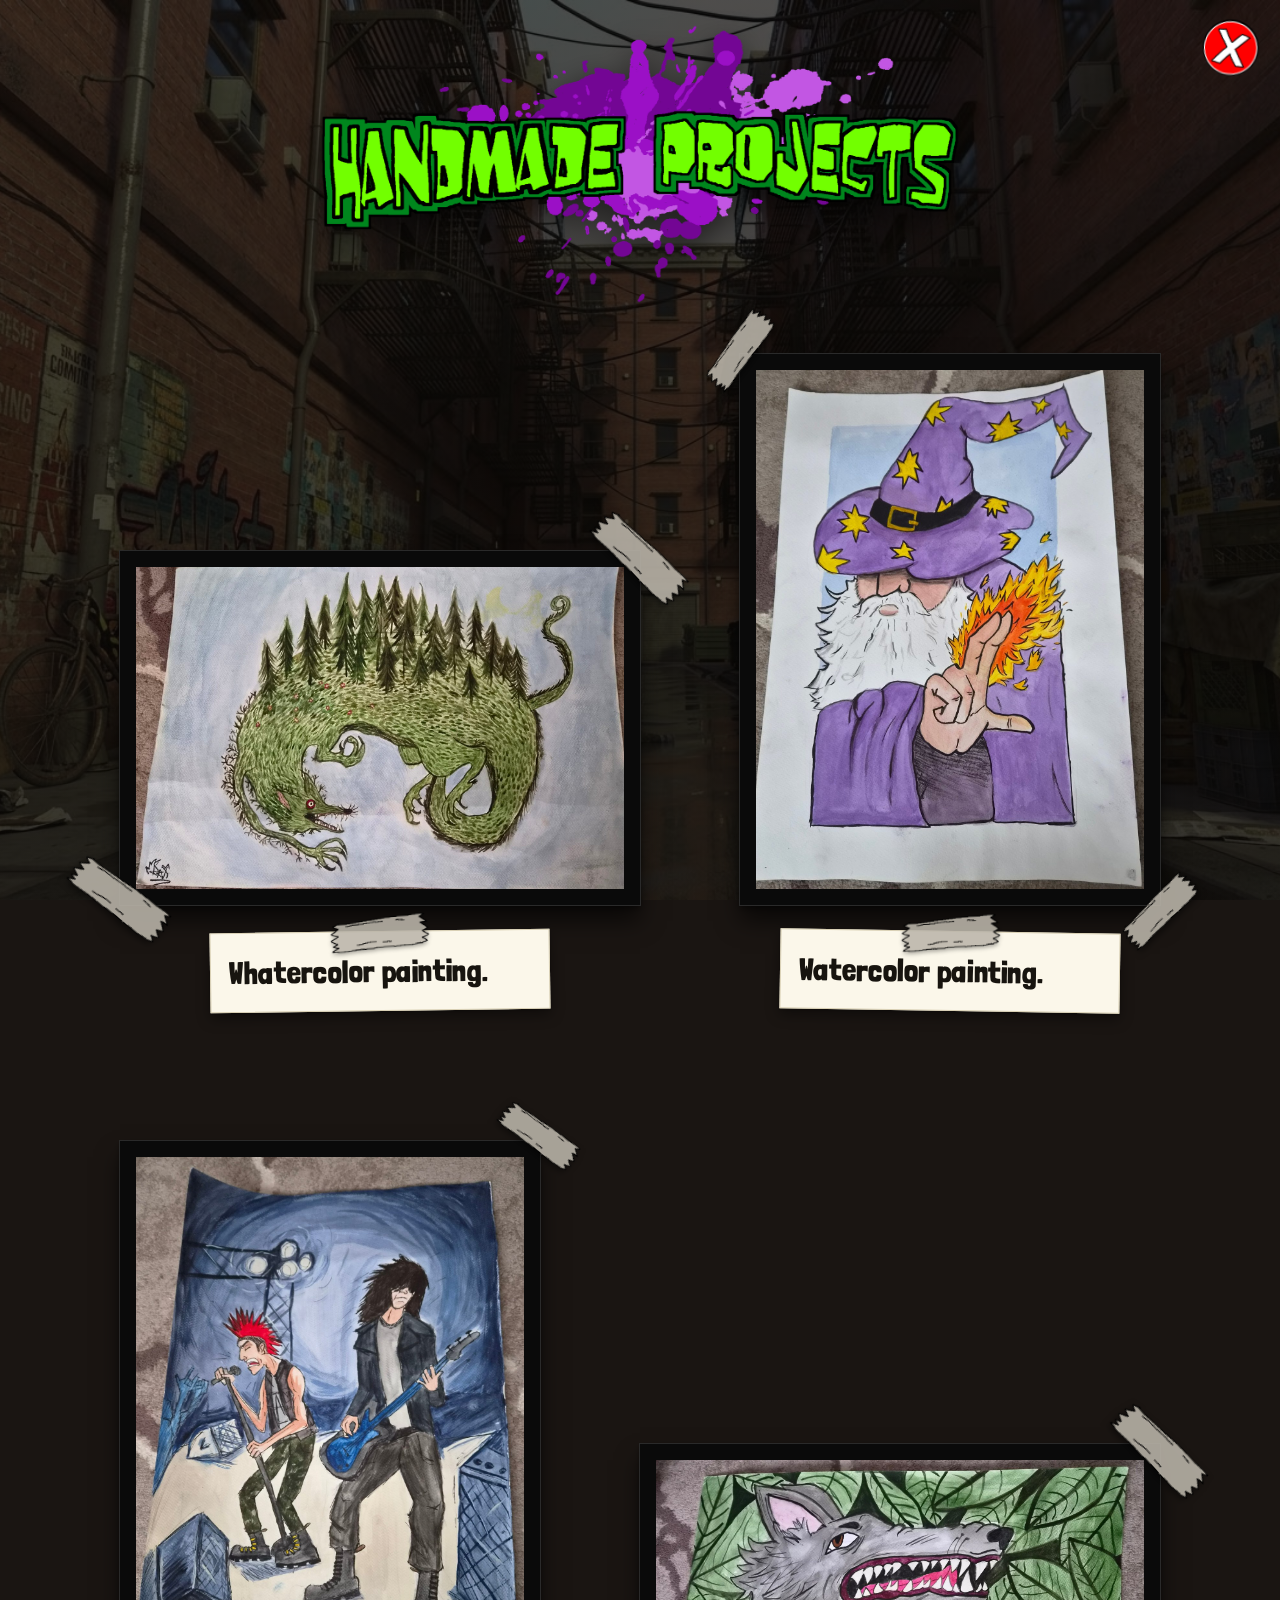
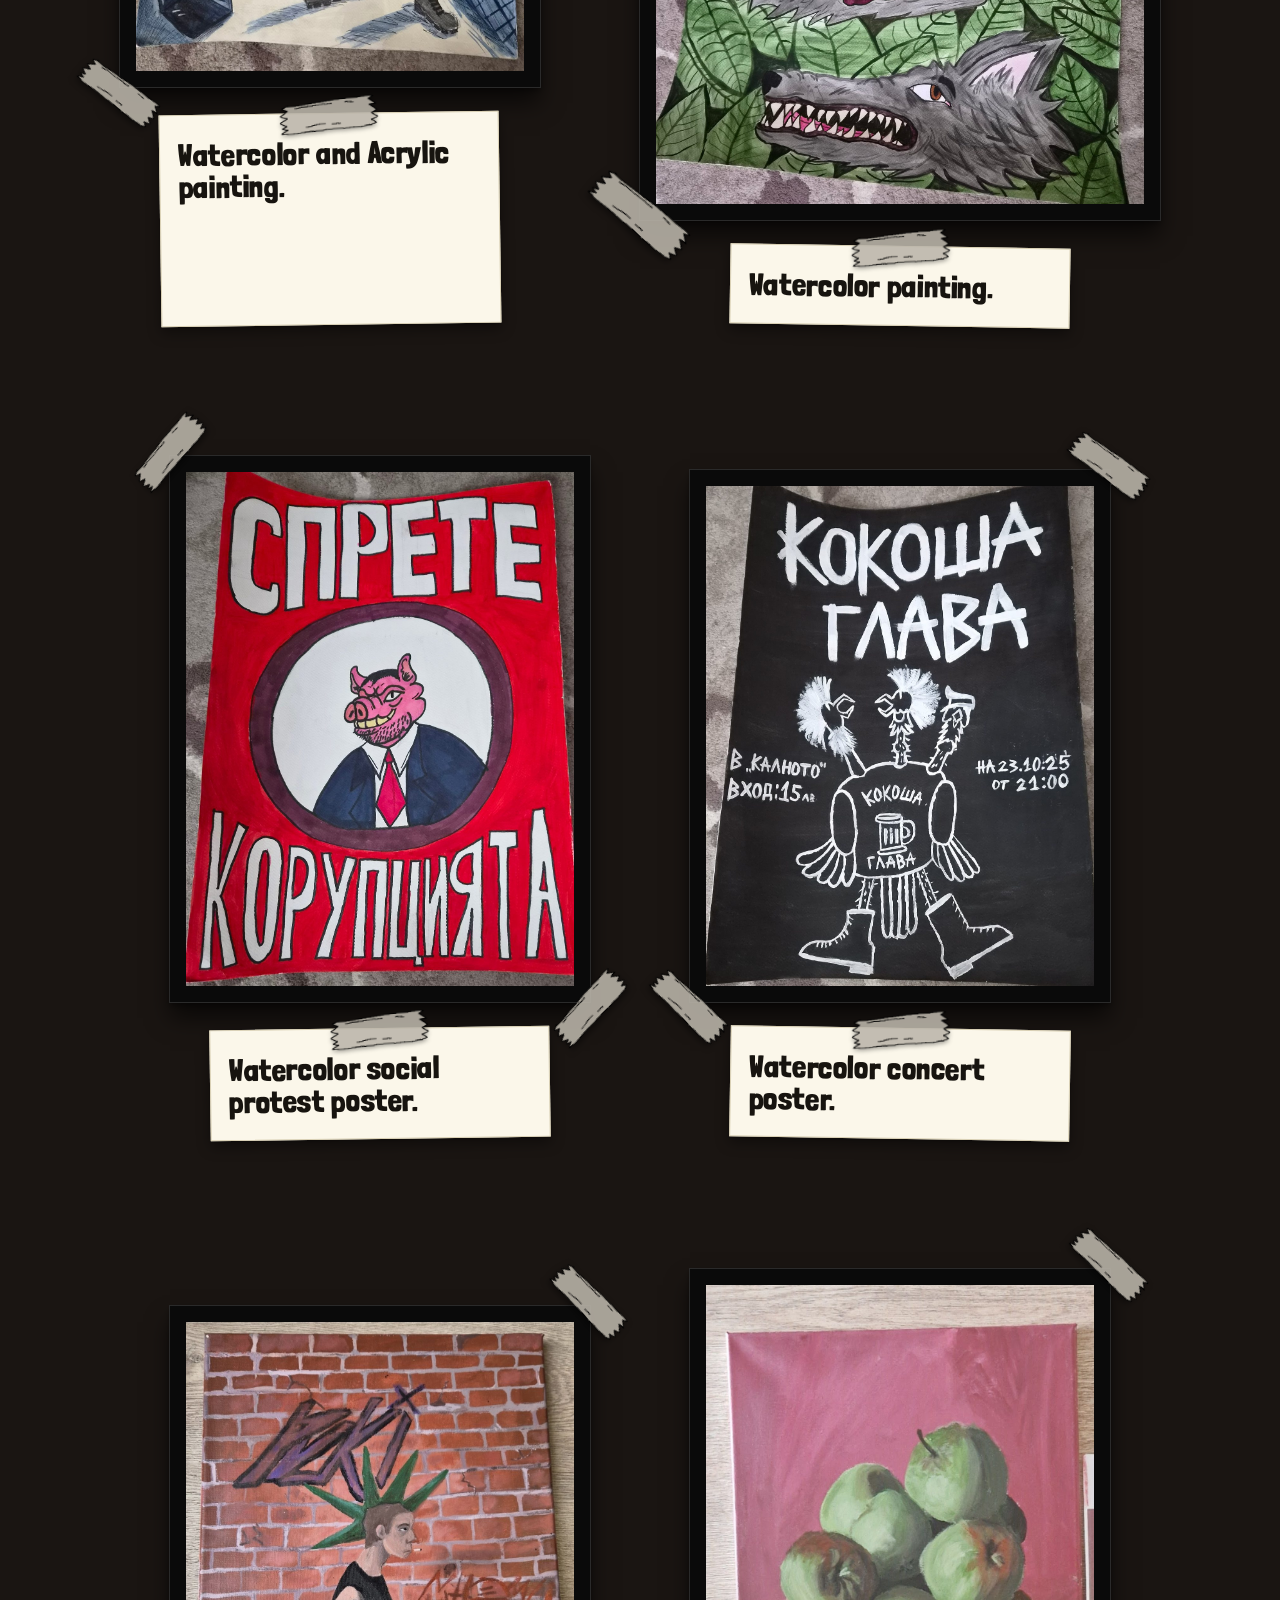
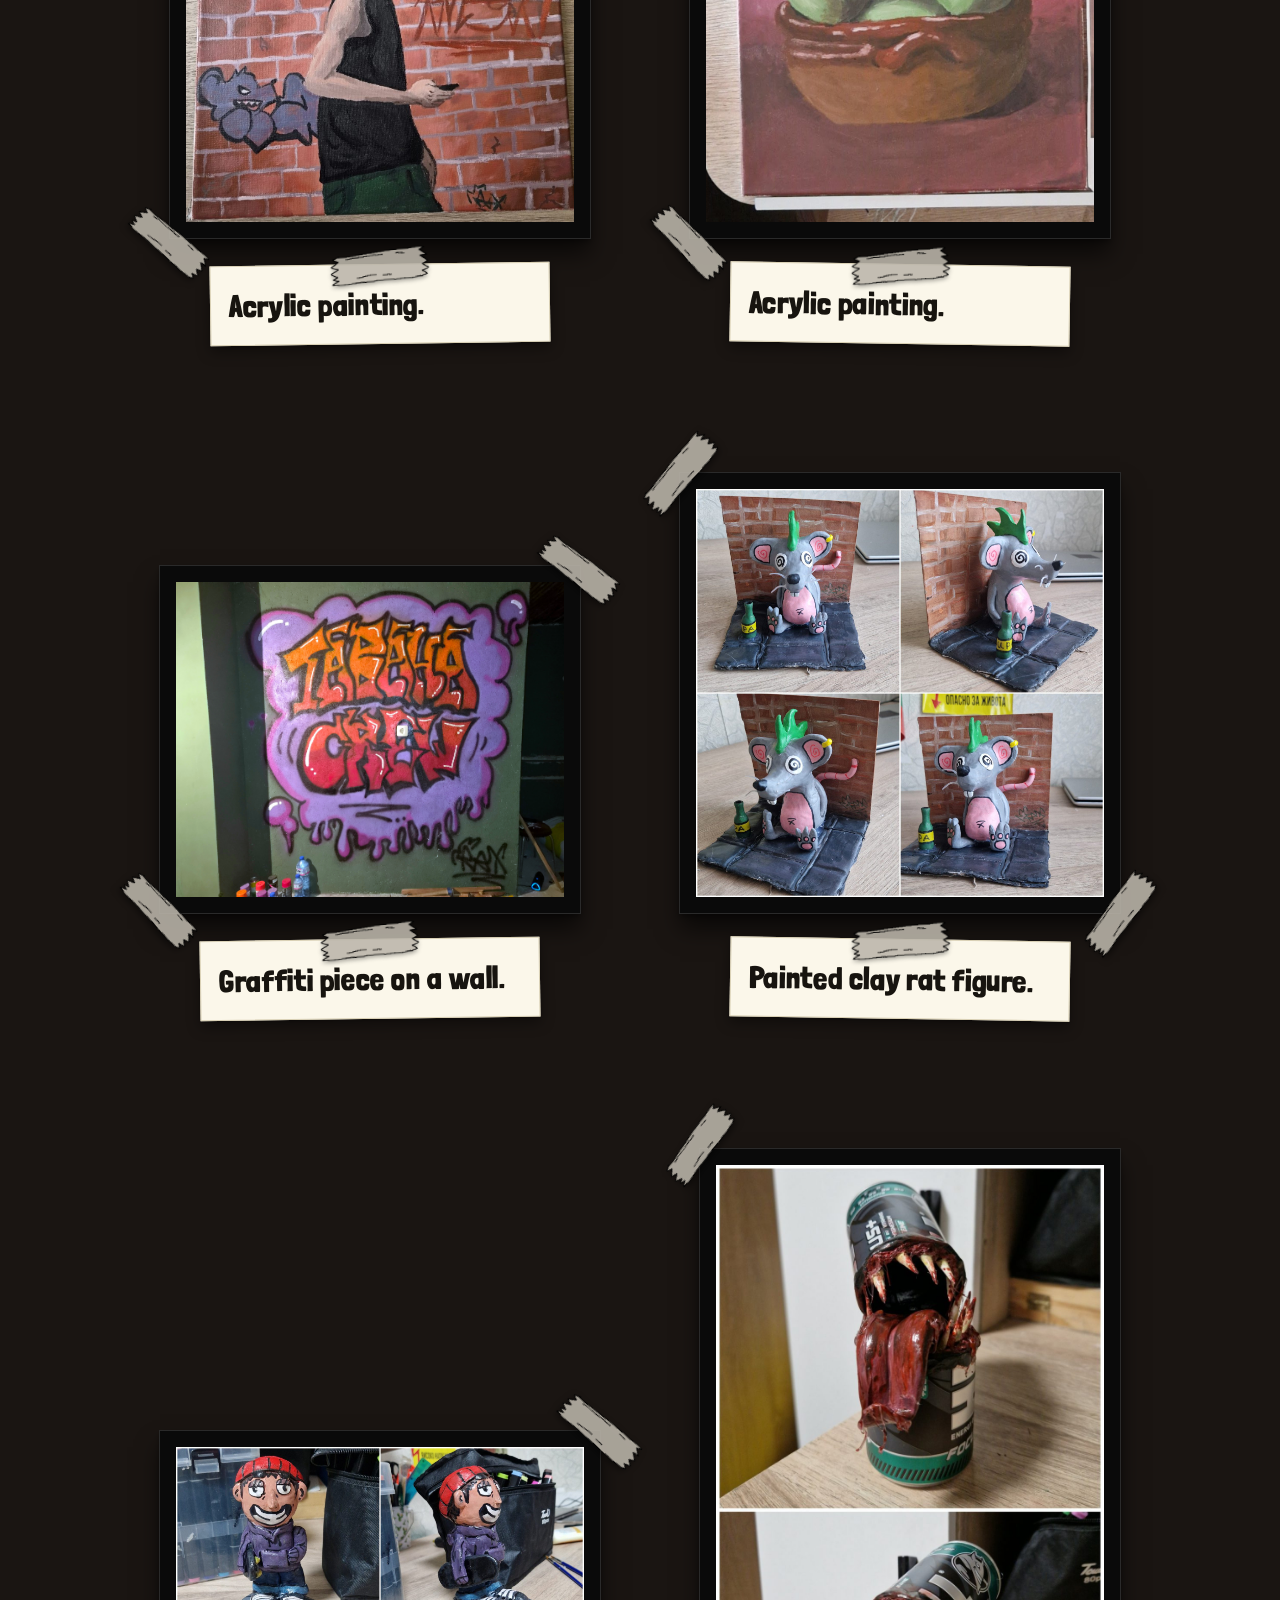
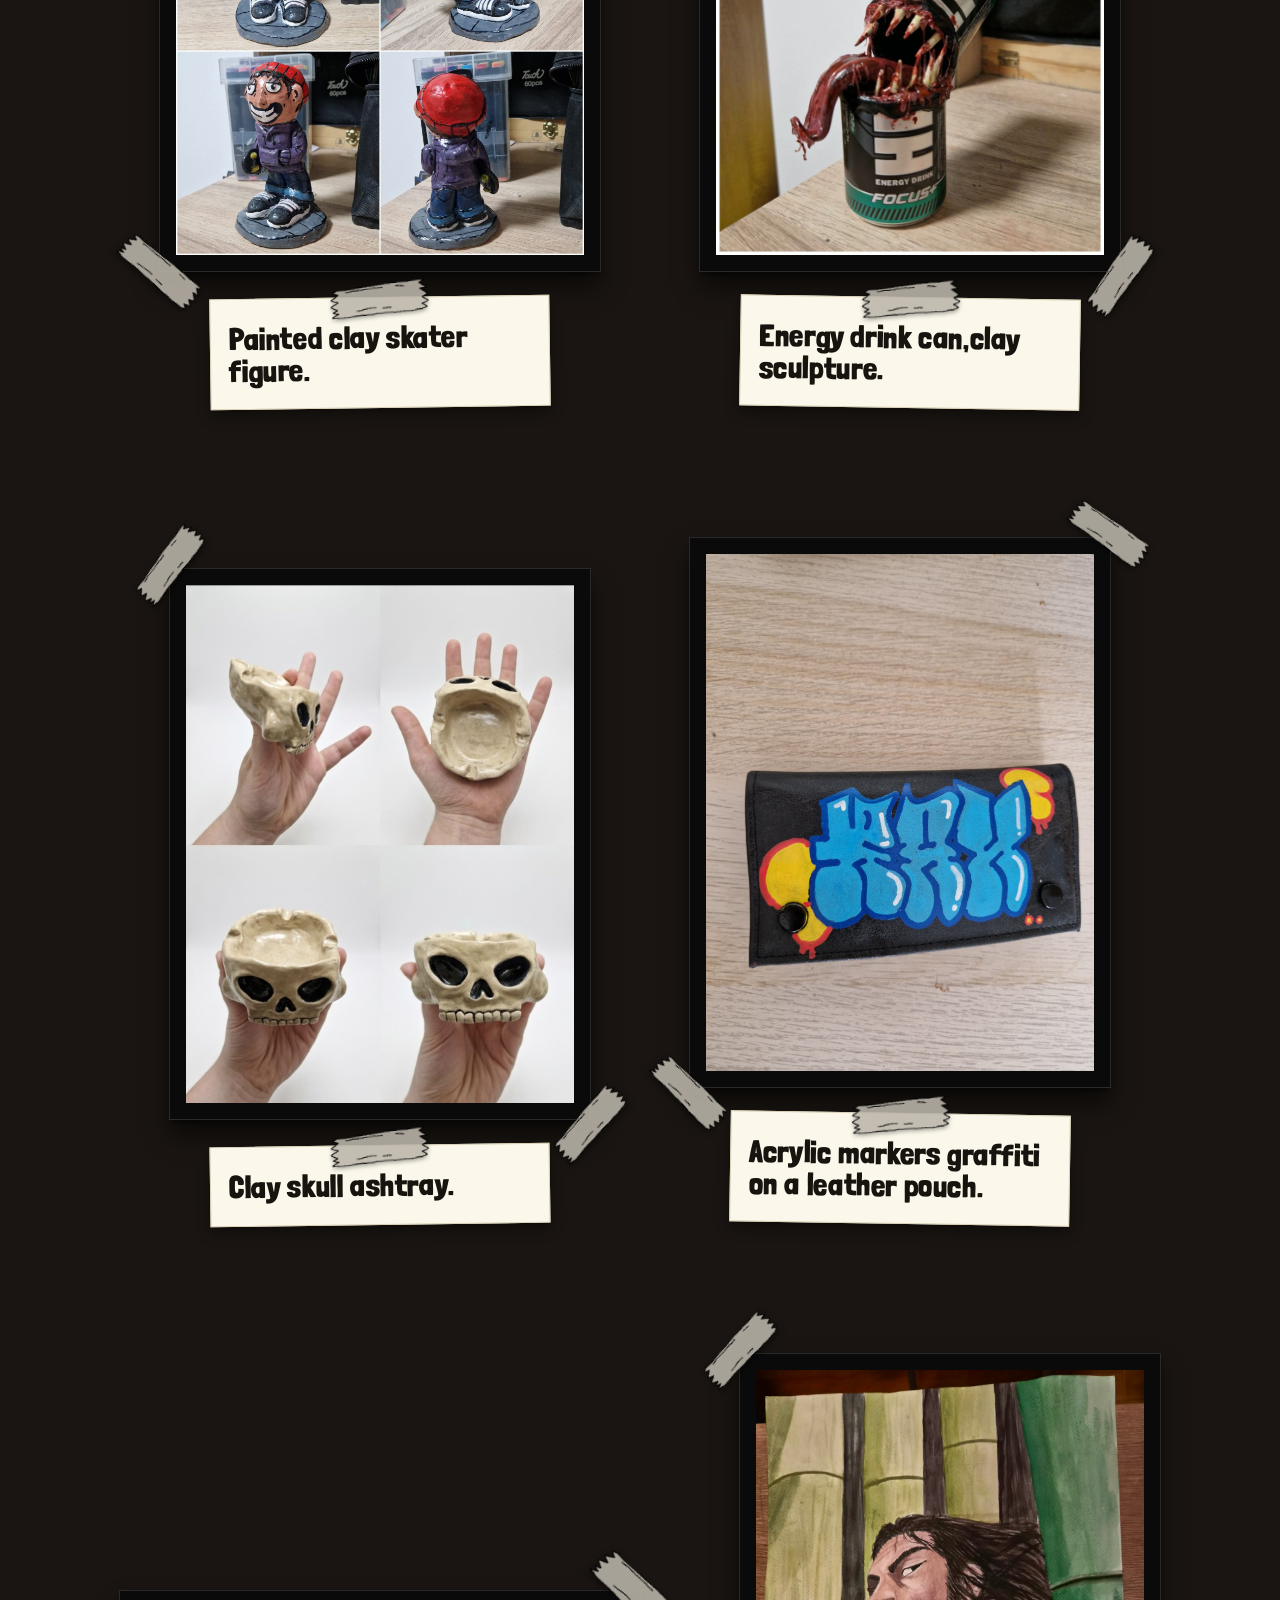
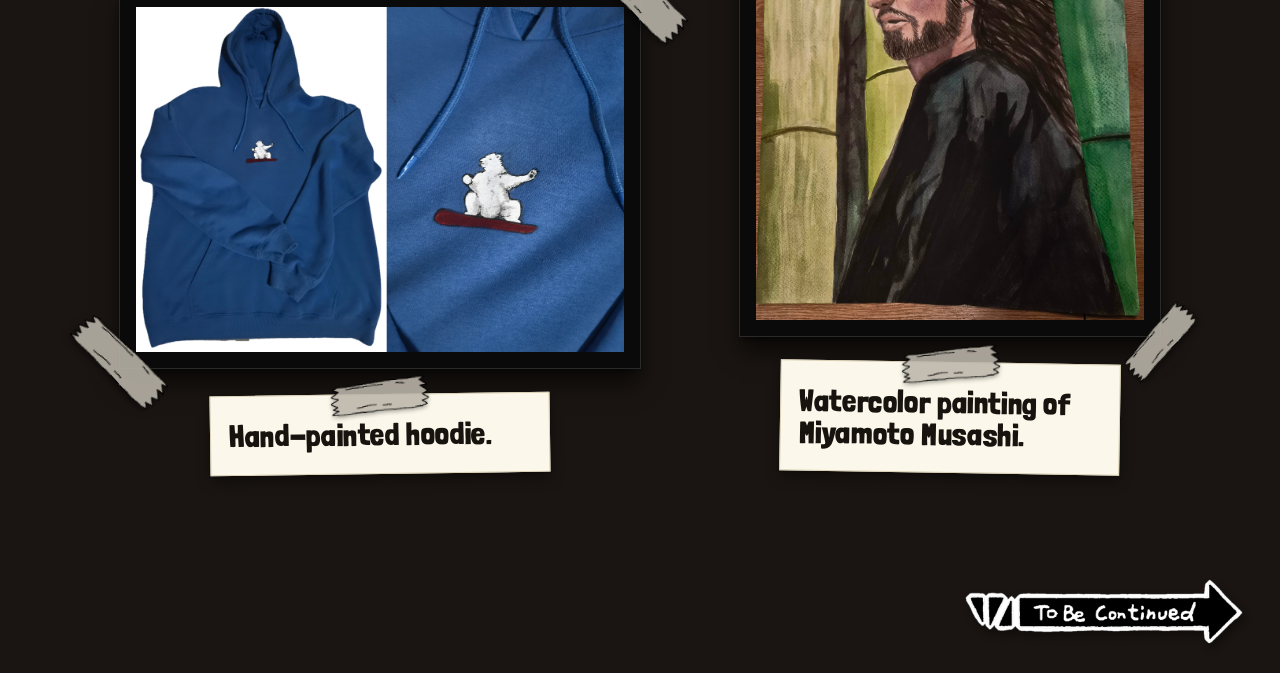
<file: handmade.html>
<!DOCTYPE html>
<html lang="en">
<head>
  <meta charset="UTF-8">
  <meta name="viewport" content="width=device-width, initial-scale=1">
  <title>Handmade projects</title>
  <link rel="preconnect" href="https://fonts.googleapis.com">
  <link rel="preconnect" href="https://fonts.gstatic.com" crossorigin>
  <link href="https://fonts.googleapis.com/css2?family=Caveat:wght@500;700&family=Cormorant+Garamond:ital,wght@0,500;0,700;1,500&family=Londrina+Solid:wght@400;900&family=Permanent+Marker&display=swap" rel="stylesheet">
  <link rel="stylesheet" href="css/style.css">
</head>
<body class="gallery-page">

  <div class="alley-bg"></div>

  <!-- Close button (back to home) -->
  <a class="close-btn" href="index.html" aria-label="Back to home"><img src="assets/exit-x.png" alt=""></a>

  <header class="gallery-head">
    <h1><img src="assets/handmade-title.png" alt="Handmade projects"></h1>
  </header>

  <!-- TO ADD A PROJECT: copy one whole <article class="piece"> block and paste it after the last one.
       Put your picture in assets/handmade/ and swap the placeholder line for the <img> shown in the comment.
       The black frame fits the shape of your picture automatically (js/frames.js).
       Write the title (h2) and the description (p) in the paper card under the frame.
       Size on the page: style="--w:420px" -->
  <main class="gallery">

    <article class="piece" style="--w:520px; --ar:1.515">
      <div class="pframe">
        <div class="layer"><div class="pic">
          <img src="assets/handmade/2973.jpg" alt="Green dragon with a forest on its back" loading="lazy">
        </div></div>
      </div>
      <!-- DESCRIPTION: write the title (h2) and the text (p) -->
      <div class="desc">
        <h2>Whatercolor painting.</h2>
       
      </div>
    </article>

    <article class="piece" style="--w:420px; --ar:0.748">
      <div class="pframe">
        <div class="layer"><div class="pic">
          <img src="assets/handmade/2975.jpg" alt="Wizard casting a fire spell" loading="lazy">
        </div></div>
      </div>
      <!-- DESCRIPTION: write the title (h2) and the text (p) -->
      <div class="desc">
        <h2>Watercolor painting.</h2>
        
      </div>
    </article>

    <article class="piece" style="--w:420px; --ar:0.754">
      <div class="pframe">
        <div class="layer"><div class="pic">
          <img src="assets/handmade/2976.jpg" alt="Punk singer and bass player on stage" loading="lazy">
        </div></div>
      </div>
      <!-- DESCRIPTION: write the title (h2) and the text (p) -->
      <div class="desc">
        <h2>Watercolor and Acrylic painting.</h2>
        <p></p>
      </div>
    </article>

    <article class="piece" style="--w:520px; --ar:1.419">
      <div class="pframe">
        <div class="layer"><div class="pic">
          <img src="assets/handmade/2977.jpg" alt="Two snarling wolves among leaves" loading="lazy">
        </div></div>
      </div>
      <!-- DESCRIPTION: write the title (h2) and the text (p) -->
      <div class="desc">
        <h2>Watercolor painting.</h2>
        
      </div>
    </article>

    <article class="piece" style="--w:420px; --ar:0.755">
      <div class="pframe">
        <div class="layer"><div class="pic">
          <img src="assets/handmade/2978.jpg" alt="Stop corruption poster with a pig in a suit" loading="lazy">
        </div></div>
      </div>
      <!-- DESCRIPTION: write the title (h2) and the text (p) -->
      <div class="desc">
        <h2>Watercolor social protest poster.</h2>
        
      </div>
    </article>

    <article class="piece" style="--w:420px; --ar:0.776">
      <div class="pframe">
        <div class="layer"><div class="pic">
          <img src="assets/handmade/2979.jpg" alt="Koshcha Glava concert poster" loading="lazy">
        </div></div>
      </div>
      <!-- DESCRIPTION: write the title (h2) and the text (p) -->
      <div class="desc">
        <h2>Watercolor concert poster.</h2>
        
      </div>
    </article>

    <article class="piece" style="--w:420px; --ar:0.776">
      <div class="pframe">
        <div class="layer"><div class="pic">
          <img src="assets/handmade/3055.jpg" alt="Painting of a punk with a green mohawk in front of a brick wall" loading="lazy">
        </div></div>
      </div>
      <!-- DESCRIPTION: write the title (h2) and the text (p) -->
      <div class="desc">
        <h2>Acrylic painting.</h2>
       
      </div>
    </article>

    <article class="piece" style="--w:420px; --ar:0.723">
      <div class="pframe">
        <div class="layer"><div class="pic">
          <img src="assets/handmade/apples.jpg" alt="Painting of green apples in a clay bowl" loading="lazy">
        </div></div>
      </div>
      <!-- DESCRIPTION: write the title (h2) and the text (p) -->
      <div class="desc">
        <h2>Acrylic painting.</h2>
      </div>
    </article>

    <article class="piece" style="--w:420px; --ar:0.750">
      <div class="pframe">
        <div class="layer"><div class="pic">
          <img src="assets/handmade/craft1.jpg" alt="Graffiti piece painted on a wall" loading="lazy">
        </div></div>
      </div>
      <!-- DESCRIPTION: write the title (h2) and the text (p) -->
      <div class="desc">
        <h2>Graffiti piece on a wall.</h2>
      </div>
    </article>

    <article class="piece" style="--w:440px; --ar:1.000">
      <div class="pframe">
        <div class="layer"><div class="pic">
          <img src="assets/handmade/craft2.jpg" alt="Clay punk rat sculpture on a brick wall base" loading="lazy">
        </div></div>
      </div>
      <!-- DESCRIPTION: write the title (h2) and the text (p) -->
      <div class="desc">
        <h2>Painted clay rat figure.</h2>
      </div>
    </article>

    <article class="piece" style="--w:440px; --ar:1.000">
      <div class="pframe">
        <div class="layer"><div class="pic">
          <img src="assets/handmade/craft3.jpg" alt="Painted clay skater figure" loading="lazy">
        </div></div>
      </div>
      <!-- DESCRIPTION: write the title (h2) and the text (p) -->
      <div class="desc">
        <h2>Painted clay skater figure.</h2>
      </div>
    </article>

    <article class="piece" style="--w:420px; --ar:0.562">
      <div class="pframe">
        <div class="layer"><div class="pic">
          <img src="assets/handmade/craft4.jpg" alt="Monster mouth sculpted on an energy drink can" loading="lazy">
        </div></div>
      </div>
      <!-- DESCRIPTION: write the title (h2) and the text (p) -->
      <div class="desc">
        <h2>Energy drink can,clay sculpture.</h2>

      </div>
    </article>

    <article class="piece" style="--w:420px; --ar:0.749">
      <div class="pframe">
        <div class="layer"><div class="pic">
          <img src="assets/handmade/craft5.jpg" alt="Skull ashtray made from clay" loading="lazy">
        </div></div>
      </div>
      <!-- DESCRIPTION: write the title (h2) and the text (p) -->
      <div class="desc">
        <h2>Clay skull ashtray.</h2>
      </div>
    </article>

    <article class="piece" style="--w:420px; --ar:0.750">
      <div class="pframe">
        <div class="layer"><div class="pic">
          <img src="assets/handmade/craft6.jpg" alt="Hand-painted graffiti on a leather pouch" loading="lazy">
        </div></div>
      </div>
      <!-- DESCRIPTION: write the title (h2) and the text (p) -->
      <div class="desc">
        <h2>Acrylic markers graffiti on a leather pouch.</h2>
      </div>
    </article>

      <article class="piece" style="--w:520px; --ar:1.414">
      <div class="pframe">
        <div class="layer"><div class="pic">
          <img src="assets/handmade/4154.png" alt="Blue hoodie with a hand-painted polar bear on a snowboard, full view and close-up" loading="lazy">
        </div></div>
      </div>
      <div class="desc">
        <h2>Hand-painted hoodie.</h2>
      </div>
    </article>

    <article class="piece" style="--w:420px; --ar:0.706">
      <div class="pframe">
        <div class="layer"><div class="pic">
          <img src="assets/handmade/musashi.jpg" alt="Watercolor portrait of a long-haired bearded man in a bamboo forest" loading="lazy">
        </div></div>
      </div>
      <div class="desc">
        <h2>Watercolor painting of Miyamoto Musashi.</h2>
      </div>
    </article>
    
  </main>

  <img class="to-be-continued" src="assets/to-be-continued.png" alt="To be continued">

  <script src="js/frames.js"></script>
  <script src="js/lightbox.js"></script>
</body>
</html>
</file>
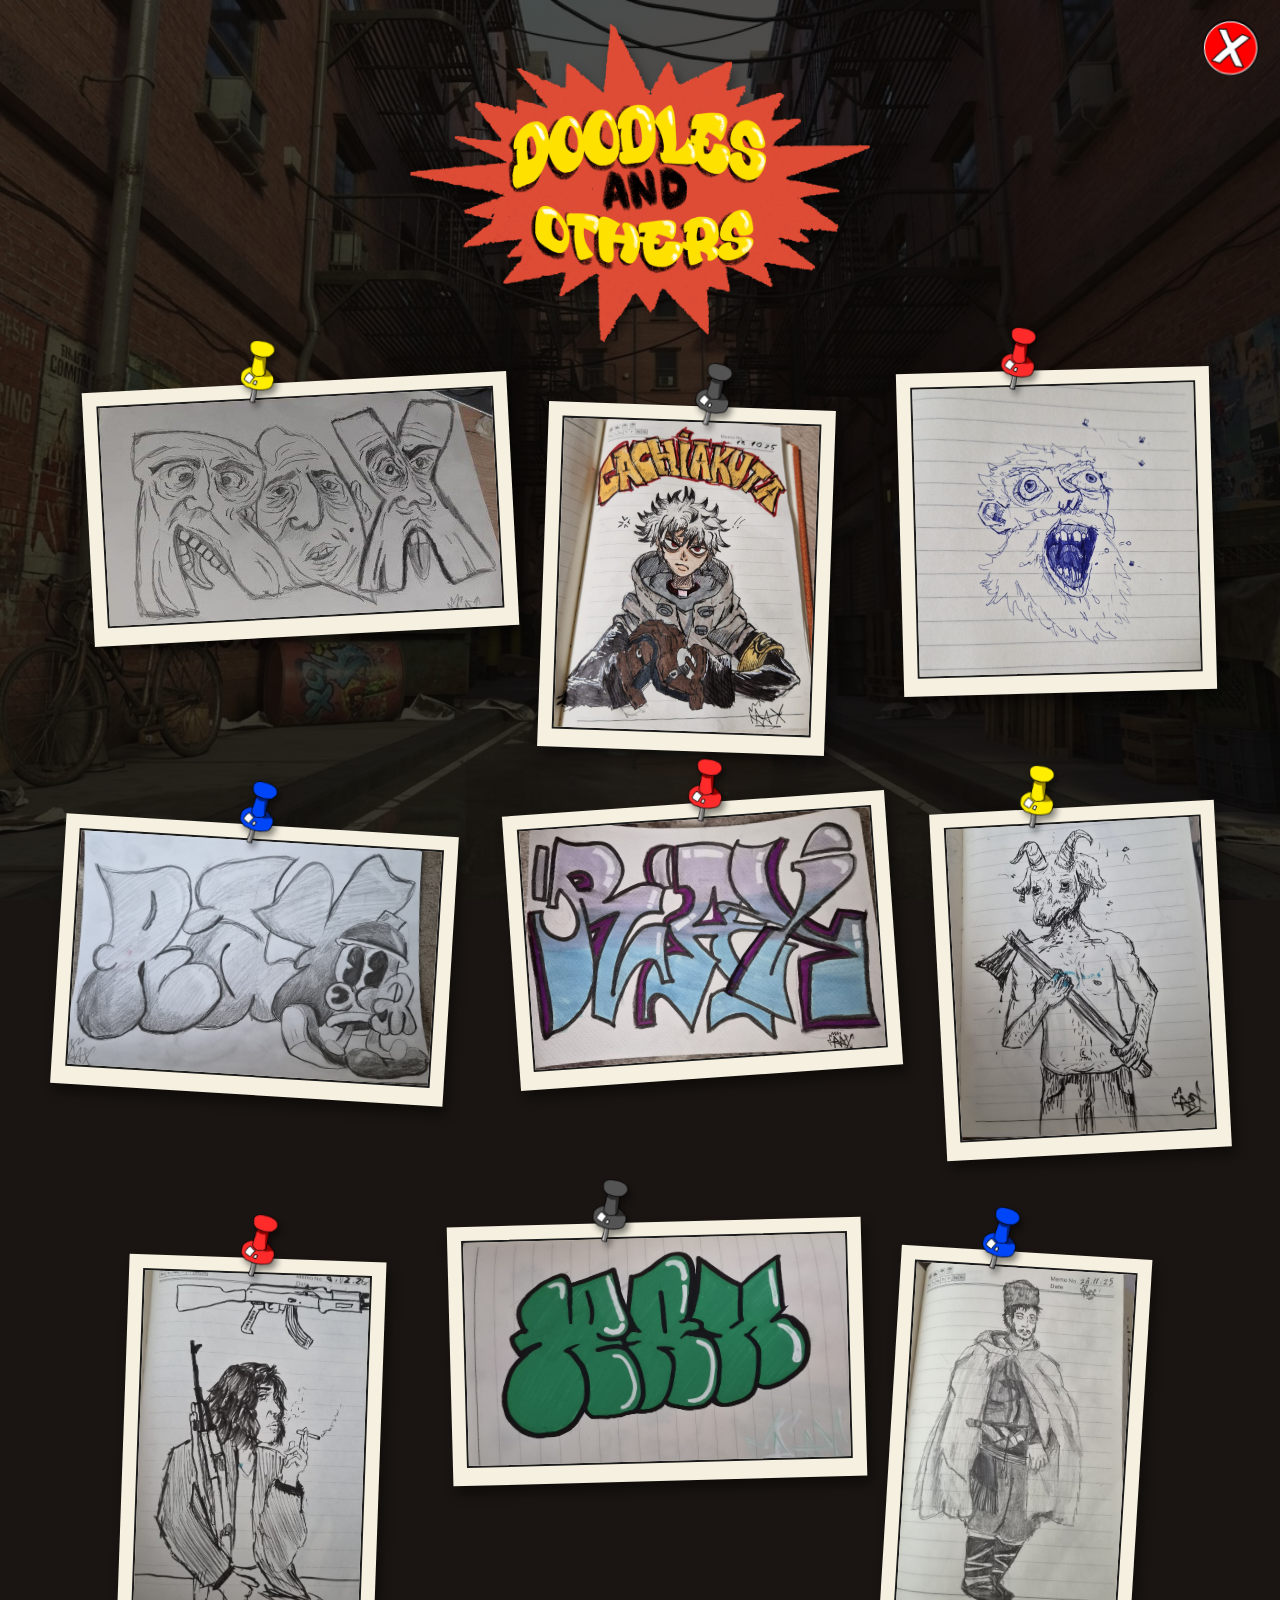
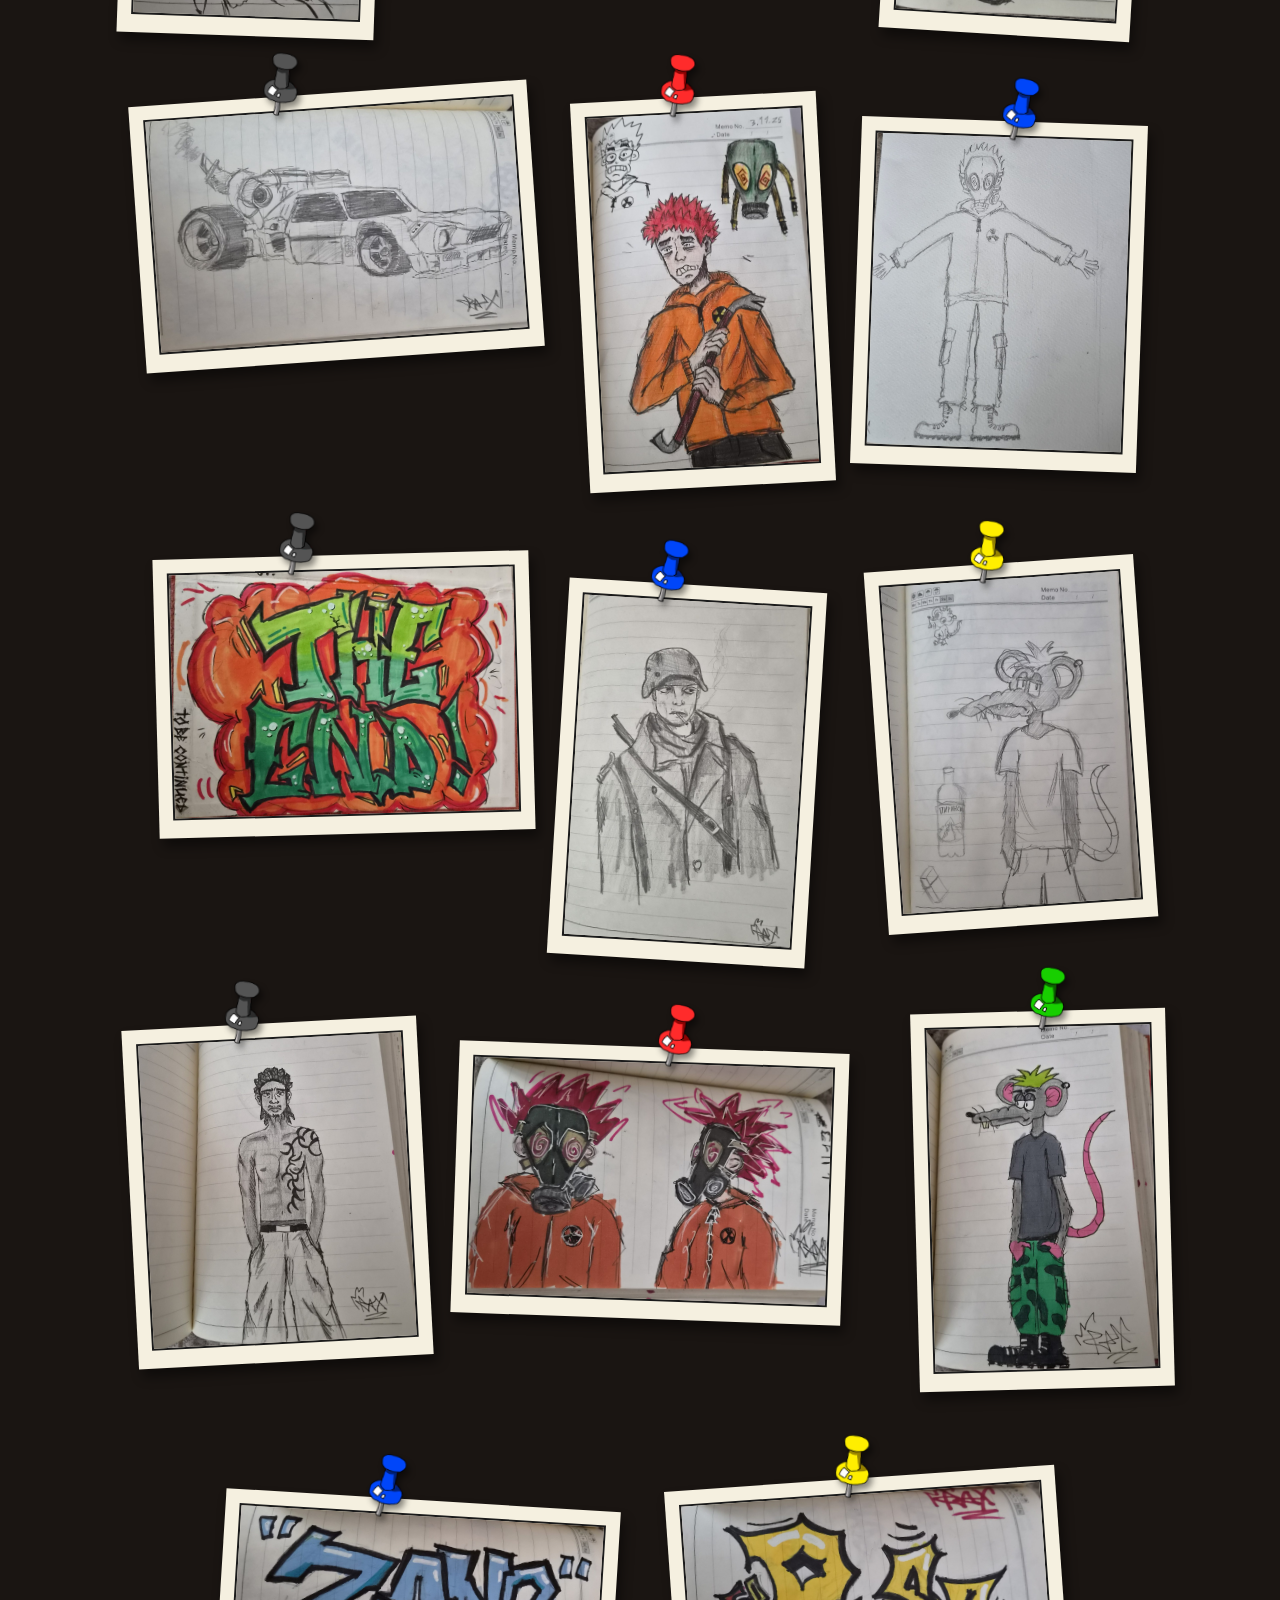
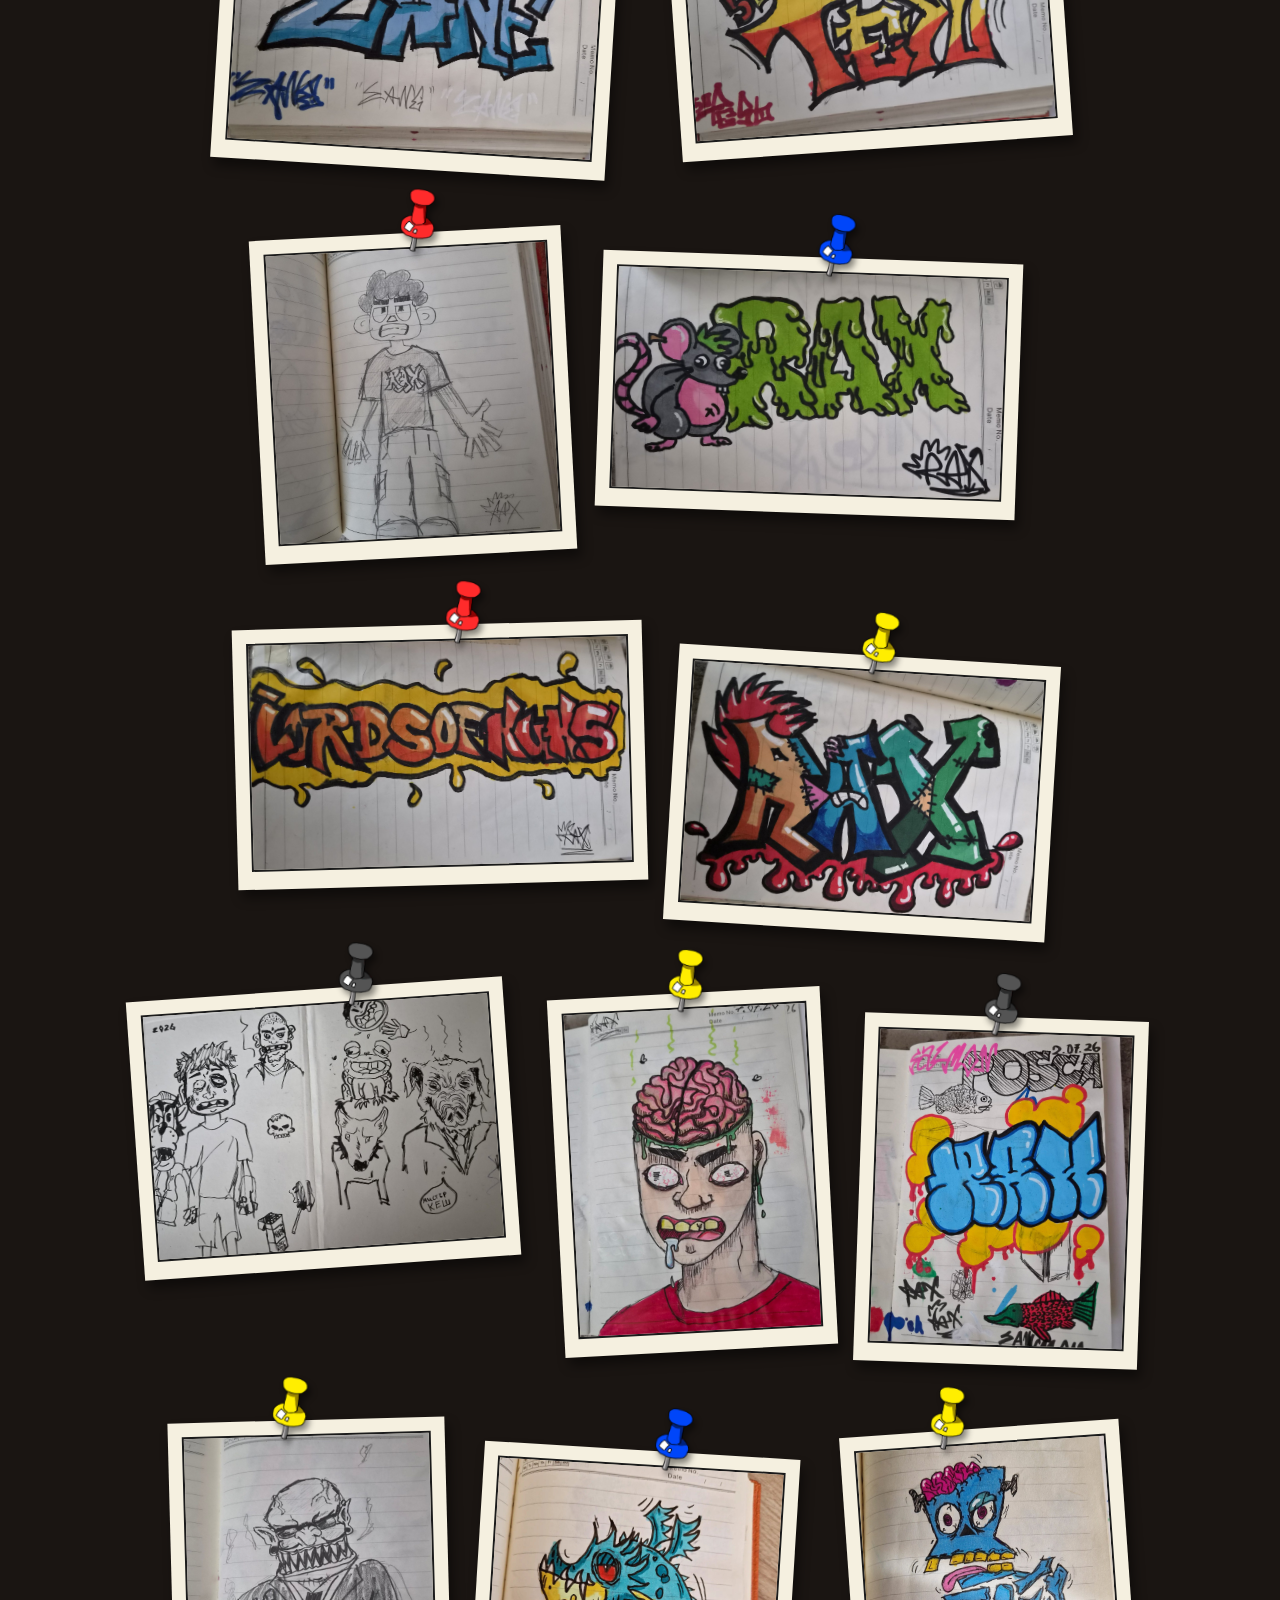
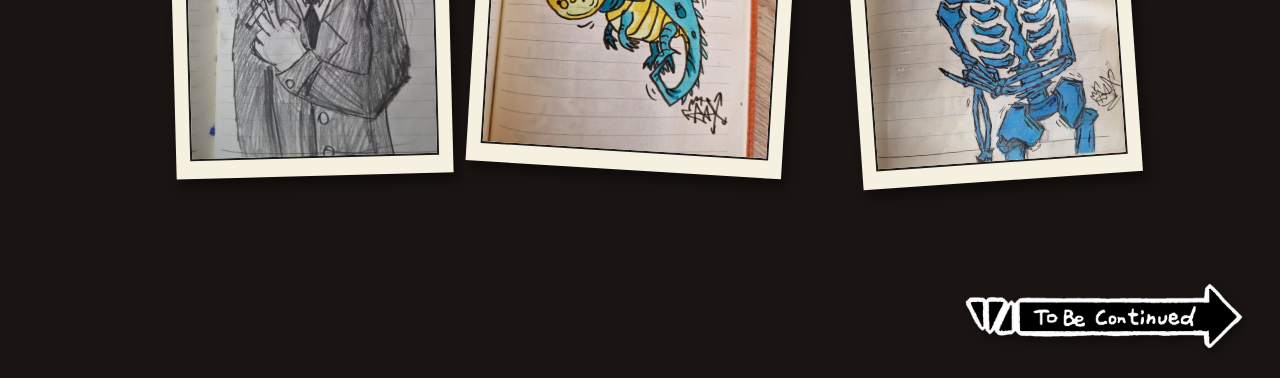
<file: ideas.html>
<!DOCTYPE html>
<html lang="en">
<head>
  <meta charset="UTF-8">
  <meta name="viewport" content="width=device-width, initial-scale=1">
  <title>Doodles and Others</title>
  <link rel="preconnect" href="https://fonts.googleapis.com">
  <link rel="preconnect" href="https://fonts.gstatic.com" crossorigin>
  <link href="https://fonts.googleapis.com/css2?family=Caveat:wght@500;700&family=Permanent+Marker&display=swap" rel="stylesheet">
  <link rel="stylesheet" href="css/style.css">
</head>
<body class="cork-page">

  <div class="alley-bg"></div>

  <!-- Close button (back to home) -->
  <a class="close-btn" href="index.html" aria-label="Back to home"><img src="assets/exit-x.png" alt=""></a>

  <header class="page-head">
    <h1 class="page-title"><img src="assets/doodles-title.png" alt="Doodles and Others"></h1>
  </header>

  <!-- TO ADD AN IDEA: copy one <article class="note"> block and paste it below.
       TO USE YOUR IMAGE: replace the <div class="placeholder">…</div> line with
       <img src="assets/ideas/yourfile.jpg" alt="Idea name">
       (photos keep their own shape; set the size with style="--w:300px" on the article;
       pick a pin colour with pin-red / pin-blue / pin-yellow / pin-green / pin-black) -->
  <main class="board">

    <article class="note" style="--w:425px; --pinx:42%">
      <span class="pin pin-yellow"></span>
      <img src="assets/ideas/img-1045.jpg" width="590" height="327" alt="Idea photo 1" loading="lazy">
    </article>

    <article class="note" style="--w:287px; --pinx:58%">
      <span class="pin pin-black"></span>
      <img src="assets/ideas/img-1218.jpg" width="1322" height="1600" alt="Idea photo 2" loading="lazy">
    </article>

    <article class="note" style="--w:313px; --pinx:40%">
      <span class="pin pin-red"></span>
      <img src="assets/ideas/img-1463.jpg" width="1564" height="1600" alt="Idea photo 3" loading="lazy">
    </article>

    <article class="note" style="--w:393px; --pinx:49%">
      <span class="pin pin-blue"></span>
      <img src="assets/ideas/img-2980.jpg" width="1600" height="1037" alt="Idea photo 4" loading="lazy">
    </article>

    <article class="note" style="--w:383px; --pinx:54%">
      <span class="pin pin-red"></span>
      <img src="assets/ideas/img-2981.jpg" width="1600" height="1089" alt="Idea photo 5" loading="lazy">
    </article>

    <article class="note" style="--w:285px; --pinx:39%">
      <span class="pin pin-yellow"></span>
      <img src="assets/ideas/img-2983.jpg" width="1300" height="1600" alt="Idea photo 6" loading="lazy">
    </article>

    <article class="note" style="--w:257px; --pinx:51%">
      <span class="pin pin-red"></span>
      <img src="assets/ideas/img-2984.jpg" width="1053" height="1600" alt="Idea photo 7" loading="lazy">
    </article>

    <article class="note" style="--w:414px; --pinx:40%">
      <span class="pin pin-black"></span>
      <img src="assets/ideas/img-2985.jpg" width="1600" height="933" alt="Idea photo 8" loading="lazy">
    </article>

    <article class="note" style="--w:251px; --pinx:40%">
      <span class="pin pin-blue"></span>
      <img src="assets/ideas/img-2986.jpg" width="1011" height="1600" alt="Idea photo 9" loading="lazy">
    </article>

    <article class="note" style="--w:399px; --pinx:39%">
      <span class="pin pin-black"></span>
      <img src="assets/ideas/img-2987.jpg" width="1600" height="1005" alt="Idea photo 10" loading="lazy">
    </article>

    <article class="note" style="--w:246px; --pinx:45%">
      <span class="pin pin-red"></span>
      <img src="assets/ideas/img-2988.jpg" width="966" height="1600" alt="Idea photo 11" loading="lazy">
    </article>

    <article class="note" style="--w:286px; --pinx:56%">
      <span class="pin pin-blue"></span>
      <img src="assets/ideas/img-2989.jpg" width="1307" height="1600" alt="Idea photo 12" loading="lazy">
    </article>

    <article class="note" style="--w:376px; --pinx:39%">
      <span class="pin pin-black"></span>
      <img src="assets/ideas/img-2990.jpg" width="1600" height="1132" alt="Idea photo 13" loading="lazy">
    </article>

    <article class="note" style="--w:258px; --pinx:39%">
      <span class="pin pin-blue"></span>
      <img src="assets/ideas/img-2991.jpg" width="1064" height="1600" alt="Idea photo 14" loading="lazy">
    </article>

    <article class="note" style="--w:270px; --pinx:47%">
      <span class="pin pin-yellow"></span>
      <img src="assets/ideas/img-2992.jpg" width="1163" height="1600" alt="Idea photo 15" loading="lazy">
    </article>

    <article class="note" style="--w:295px; --pinx:42%">
      <span class="pin pin-black"></span>
      <img src="assets/ideas/img-2993.jpg" width="1390" height="1600" alt="Idea photo 16" loading="lazy">
    </article>

    <article class="note" style="--w:390px; --pinx:56%">
      <span class="pin pin-red"></span>
      <img src="assets/ideas/img-2994.jpg" width="1600" height="1054" alt="Idea photo 17" loading="lazy">
    </article>

    <article class="note" style="--w:255px; --pinx:55%">
      <span class="pin pin-green"></span>
      <img src="assets/ideas/img-2995.jpg" width="1042" height="1600" alt="Idea photo 18" loading="lazy">
    </article>

    <article class="note" style="--w:395px; --pinx:41%">
      <span class="pin pin-blue"></span>
      <img src="assets/ideas/img-2996.jpg" width="1600" height="1026" alt="Idea photo 19" loading="lazy">
    </article>

    <article class="note" style="--w:391px; --pinx:49%">
      <span class="pin pin-yellow"></span>
      <img src="assets/ideas/img-2997.jpg" width="1600" height="1049" alt="Idea photo 20" loading="lazy">
    </article>

    <article class="note" style="--w:312px; --pinx:55%">
      <span class="pin pin-red"></span>
      <img src="assets/ideas/img-2998.jpg" width="1553" height="1600" alt="Idea photo 21" loading="lazy">
    </article>

    <article class="note" style="--w:420px; --pinx:56%">
      <span class="pin pin-blue"></span>
      <img src="assets/ideas/img-2999.jpg" width="1600" height="909" alt="Idea photo 22" loading="lazy">
    </article>

    <article class="note" style="--w:410px; --pinx:57%">
      <span class="pin pin-red"></span>
      <img src="assets/ideas/img-3000.jpg" width="1600" height="950" alt="Idea photo 23" loading="lazy">
    </article>

    <article class="note" style="--w:382px; --pinx:53%">
      <span class="pin pin-yellow"></span>
      <img src="assets/ideas/img-3001.jpg" width="1600" height="1096" alt="Idea photo 24" loading="lazy">
    </article>

    <article class="note" style="--w:377px; --pinx:62%">
      <span class="pin pin-black"></span>
      <img src="assets/ideas/img-3002.jpg" width="1600" height="1125" alt="Idea photo 25" loading="lazy">
    </article>

    <article class="note" style="--w:273px; --pinx:52%">
      <span class="pin pin-yellow"></span>
      <img src="assets/ideas/img-3003.jpg" width="1196" height="1600" alt="Idea photo 26" loading="lazy">
    </article>

    <article class="note" style="--w:284px; --pinx:49%">
      <span class="pin pin-black"></span>
      <img src="assets/ideas/img-3004.jpg" width="1291" height="1600" alt="Idea photo 27" loading="lazy">
    </article>

    <article class="note" style="--w:277px; --pinx:45%">
      <span class="pin pin-yellow"></span>
      <img src="assets/ideas/img-3005.jpg" width="1225" height="1600" alt="Idea photo 28" loading="lazy">
    </article>

    <article class="note" style="--w:316px; --pinx:60%">
      <span class="pin pin-blue"></span>
      <img src="assets/ideas/img-682.jpg" width="1440" height="1440" alt="Idea photo 29" loading="lazy">
    </article>

    <article class="note" style="--w:280px; --pinx:40%">
      <span class="pin pin-yellow"></span>
      <img src="assets/ideas/photo-e1781fef.jpg" width="1251" height="1600" alt="Idea photo 30" loading="lazy">
    </article>

  </main>

  <!-- "To be continued" arrow, bottom right corner -->
  <img class="to-be-continued" src="assets/to-be-continued.png" alt="To be continued">

 <script src="js/lightbox.js"></script>
</body>
</html>
</file>
<file: css/style.css>
/* =========================================================
   PORTFOLIO – shared styles for all pages
   Sections: 1) basics  2) home  3) projects  4) ideas  5) contact
   ========================================================= */

/* ---------- 1) BASICS ---------- */
:root {
  --paper: #f5f0e0;
  --ink: #1b1b1b;
  --spray: #ff4d6d;      /* accent colour – change to taste */
  --tape: rgba(240, 220, 150, 0.85);
  --marker: "Permanent Marker", "Comic Sans MS", cursive;
  --hand: "Caveat", "Comic Sans MS", cursive;
}

* { box-sizing: border-box; }

html, body { margin: 0; padding: 0; }

body {
  font-family: var(--hand);
  font-size: 22px;
  color: var(--paper);
  background: #1a1512;
}

a { color: inherit; text-decoration: none; }

/* Placeholder for the graffiti titles you will draw.
   When you have your PNG, replace the <h1 class="graffiti">…</h1> with
   <img class="graffiti-img" src="assets/your-title.png" alt="Finished projects"> */
.graffiti {
  font-family: var(--marker);
  margin: 0;
  line-height: 0.95;
  color: var(--paper);
  text-shadow: 3px 3px 0 var(--spray), 6px 6px 0 rgba(0, 0, 0, 0.5);
  letter-spacing: 2px;
  text-transform: uppercase;
}

.graffiti-img { display: block; max-width: 100%; height: auto; }

/* Close / back button (top right on every sub page) */
.close-btn {
  position: fixed;
  top: 18px;
  right: 18px;
  z-index: 100;
  width: 62px;
  height: 62px;
  display: block;
  padding: 0;
  line-height: 0;
  transform: rotate(6deg);
  transition: transform 0.2s ease, filter 0.2s ease;
}
.close-btn img { display: block; width: 100%; height: 100%; }
.close-btn:hover, .close-btn:focus-visible {
  transform: rotate(-8deg) scale(1.12);
  outline: none;
}

/* The dark alley backdrop used on EVERY page except the home page.
   It is the home page picture, darkened. Darker/lighter: change the two numbers 0.72 and 0.82. */
.alley-bg {
  position: fixed;
  inset: 0;
  z-index: -1;
  background:
    linear-gradient(rgba(10, 8, 6, 0.72), rgba(10, 8, 6, 0.82)),
    url("../assets/alley.jpg") center / cover no-repeat;
}

/* ---------- 2) HOME ---------- */
/* SIZES – change these numbers to resize things on the home page.
   vw = % of screen width, vh = % of screen height. */
:root {
  --title-width: clamp(300px, 58vw, 1150px);  /* "portfolio" graffiti image width */
  --title-ratio: 2.6;                          /* shape of the title: 2.2 = original, higher = more stretched out */
  --me-height: 56vh;                           /* your character's height */
  --book-width: clamp(80px, 7.5vw, 150px);      /* sketchbook (closed) */
  --phone-width: clamp(64px, 6.5vw, 125px);     /* phone */
  --laptop-width: clamp(100px, 10vw, 200px);    /* laptop (digital projects) */
  --bucket-width: clamp(56px, 6vw, 118px);      /* paint bucket (handmade projects) */
}

.home {
  position: relative;
  height: 100vh;
  min-height: 560px;
  overflow: hidden;
  background: url("../assets/alley.jpg") center / cover no-repeat;
}
.home::after {               /* soft vignette so the drawings pop */
  content: "";
  position: absolute;
  inset: 0;
  pointer-events: none;
  background: radial-gradient(ellipse at center, transparent 40%, rgba(0, 0, 0, 0.55) 100%);
}

.home-title-wrap {
  position: absolute;
  z-index: 5;
  top: 1%;
  left: 50%;
  margin: 0;
  transform: translateX(-50%) rotate(-2deg);
  line-height: 0;
}
.home-title {
  display: block;
  width: var(--title-width);
  aspect-ratio: var(--title-ratio);   /* width ÷ height; bigger number = flatter, more stretched out */
  height: auto;
  object-fit: fill;                   /* fill = stretch the drawing to exactly this shape */
  filter: drop-shadow(0 8px 10px rgba(0, 0, 0, 0.5));
}

.me {                          /* the centrepiece drawing */
  position: absolute;
  z-index: 3;
  left: 50%;
  bottom: 1%;
  transform: translateX(-50%);
  height: var(--me-height);
  filter: drop-shadow(0 12px 14px rgba(0, 0, 0, 0.55));
}

.item {
  position: absolute;
  z-index: 6;
  display: block;
  animation: float 4.5s ease-in-out infinite;
}
.item .label {
  position: absolute;
  left: 50%;
  bottom: -34px;
  transform: translateX(-50%) rotate(-3deg);
  font-family: var(--marker);
  font-size: 22px;
  white-space: nowrap;
  color: var(--paper);
  text-shadow: 2px 2px 0 var(--ink);
  padding: 3px 14px 5px;
  border-radius: 10px;
  pointer-events: none;
  opacity: 0;
  transition: opacity 0.25s ease;
}
.item:hover .label, .item:focus-visible .label { opacity: 1; }
.item:hover, .item:focus-visible { z-index: 30; }      /* hovered item (and its label) always on top of the others */
.item:focus-visible { outline: none; }

@keyframes float {
  0%, 100% { translate: 0 0; }
  50%      { translate: 0 -12px; }
}

/* positions (percent of the screen) – nudge these to rearrange */
/* Positions are measured from your CHARACTER (he is 1.0 tall), so the items stay around him on every screen.
   Each item's CENTRE sits at:  --dx = how far sideways from him,  --dy = how far down from the top of his head.
   Bigger --dx = further out.  Bigger --dy = lower.  (max() stops an item from ever overlapping him on narrow screens.) */
.home {
  --near: calc(var(--me-height) * 0.2 + 2vh);          /* edge of his body + a little gap */
  --me-top: calc(99% - var(--me-height));              /* top of his head */
}
.item { transform: translate(-50%, -50%); }             /* so left/top below mean the CENTRE of the item */
.item-book   { --dx: 0.41; --dy: 0.17; width: var(--book-width);   animation-delay: 0s;
  left: calc(50% - max(var(--dx) * var(--me-height), var(--near) + var(--book-width) / 2));
  top:  calc(var(--me-top) + var(--dy) * var(--me-height)); }
.item-laptop { --dx: 0.42; --dy: 0.52; width: var(--laptop-width); animation-delay: 3.2s;
  left: calc(50% - max(var(--dx) * var(--me-height), var(--near) + var(--laptop-width) / 2));
  top:  calc(var(--me-top) + var(--dy) * var(--me-height)); }
.item-bucket { --dx: 0.44; --dy: 0.20; width: var(--bucket-width); animation-delay: 0.7s;
  left: calc(50% + max(var(--dx) * var(--me-height), var(--near) + var(--bucket-width) / 2));
  top:  calc(var(--me-top) + var(--dy) * var(--me-height)); }
.item-phone  { --dx: 0.44; --dy: 0.62; width: var(--phone-width);  animation-delay: 1.2s;
  left: calc(50% + max(var(--dx) * var(--me-height), var(--near) + var(--phone-width) / 2));
  top:  calc(var(--me-top) + var(--dy) * var(--me-height)); }

/* Items made of two pictures: the second one fades in on hover */
.swap { position: relative; width: 100%; }
.swap img { display: block; width: 100%; height: auto; }
.swap img + img { position: absolute; opacity: 0; }

/* --- sketchbook: closed book swaps to the open book on hover --- */
.book { aspect-ratio: 445 / 404; }
.book img { transition: opacity 0.25s ease, transform 0.35s cubic-bezier(0.2, 0.9, 0.3, 1.3); }
.book .book-closed { filter: drop-shadow(3px 5px 4px rgba(0, 0, 0, 0.55)); }
.book .book-open {
  width: 150%;              /* open book is bigger than the closed one */
  left: -25%;
  top: 50%;
  transform: translateY(-50%) scale(0.8) rotate(-4deg);
  filter: drop-shadow(3px 5px 4px rgba(0, 0, 0, 0.55));
}
.item-book:hover .book-closed, .item-book:focus-visible .book-closed { opacity: 0; transform: scale(0.9); }
.item-book:hover .book-open, .item-book:focus-visible .book-open {
  opacity: 1;
  transform: translateY(-50%) scale(1) rotate(0deg);
}


/* --- phone: screen turns on (picture swap) and glows on hover --- */
.phone { aspect-ratio: 528 / 507; }
.phone img { transition: opacity 0.2s ease; }
.phone .phone-on { width: 100.6%; left: 0; top: 0; }
.phone { filter: drop-shadow(3px 5px 4px rgba(0, 0, 0, 0.55)); transition: filter 0.3s ease; }
.item-phone:hover .phone-off, .item-phone:focus-visible .phone-off { opacity: 0; }
.item-phone:hover .phone-on,  .item-phone:focus-visible .phone-on  { opacity: 1; }
.item-phone:hover .phone, .item-phone:focus-visible .phone {
  filter: drop-shadow(0 0 10px rgba(255, 250, 200, 0.95)) drop-shadow(0 0 28px rgba(255, 210, 90, 0.8));
}


/* --- laptop: closed laptop swaps to the open one on hover (the screen "opens up") --- */
.laptop { aspect-ratio: 666 / 612; filter: drop-shadow(3px 5px 4px rgba(0, 0, 0, 0.55)); transition: filter 0.3s ease; }
.laptop img { transition: opacity 0.2s ease, transform 0.6s cubic-bezier(0.3, 1.4, 0.5, 1); }
.laptop .laptop-open { left: 0; top: 0; opacity: 0; transform: scaleY(0.45); transform-origin: 50% 100%; }
.item-laptop:hover .laptop-closed, .item-laptop:focus-visible .laptop-closed { opacity: 0; }
.item-laptop:hover .laptop-open, .item-laptop:focus-visible .laptop-open { opacity: 1; transform: scaleY(1); }
.item-laptop:hover .laptop, .item-laptop:focus-visible .laptop {
  filter: drop-shadow(0 0 10px rgba(120, 220, 255, 0.85)) drop-shadow(3px 5px 4px rgba(0, 0, 0, 0.55));
}

/* --- paint bucket: brush sticking out swaps to the brush dipped in on hover --- */
.bucket { aspect-ratio: 434 / 691; filter: drop-shadow(3px 5px 4px rgba(0, 0, 0, 0.55)); transition: filter 0.3s ease; }
.bucket img { transition: opacity 0.15s ease; }
.bucket .bucket-in { left: 0; top: 0; opacity: 0; transform-origin: 50% 100%; }
.item-bucket:hover .bucket-out, .item-bucket:focus-visible .bucket-out { opacity: 0; }
.item-bucket:hover .bucket-in, .item-bucket:focus-visible .bucket-in { opacity: 1; animation: dip 0.45s ease-out; }

@keyframes dip {
  0%   { transform: translateY(-9%) scaleY(1.04); }
  60%  { transform: translateY(2%) scaleY(0.97); }
  100% { transform: translateY(0) scaleY(1); }
}

/* ---------- 3) PROJECTS ---------- */
.page-head {
  padding: 28px 32px 8px;
}
.page-head .graffiti { font-size: clamp(40px, 7vw, 96px); transform: rotate(-3deg); display: inline-block; }

.collage {
  max-width: 1200px;
  margin: 0 auto;
  padding: 24px 32px 120px;
  display: grid;
  grid-template-columns: repeat(auto-fill, minmax(280px, 1fr));
  gap: 56px 44px;
}

.card {
  position: relative;
  background: var(--paper);
  color: var(--ink);
  padding: 14px 14px 10px;
  box-shadow: 6px 8px 0 rgba(0, 0, 0, 0.45);
  transform: rotate(var(--tilt, -2deg));
  transition: transform 0.25s ease;
}
.card:nth-child(4n+1) { --tilt: -2.5deg; }
.card:nth-child(4n+2) { --tilt: 2deg; margin-top: 28px; }
.card:nth-child(4n+3) { --tilt: -1deg; }
.card:nth-child(4n+4) { --tilt: 3deg; margin-top: 18px; }
.card:hover { transform: rotate(0deg) scale(1.04); z-index: 5; }

.card::before {                 /* strip of tape */
  content: "";
  position: absolute;
  top: -14px;
  left: 50%;
  width: 90px;
  height: 28px;
  background: var(--tape);
  transform: translateX(-50%) rotate(-4deg);
  box-shadow: 0 1px 2px rgba(0, 0, 0, 0.2);
}
.card:nth-child(3n+2)::before { background: rgba(255, 77, 109, 0.75); transform: translateX(-50%) rotate(5deg); }
.card:nth-child(3n+3) { background: #e9e2cf; outline: 3px dashed var(--ink); outline-offset: -9px; }

/* Placeholder box – replace with <img src="assets/projects/yourfile.jpg" alt="…"> */
.card .placeholder, .card img {
  display: block;
  width: 100%;
  aspect-ratio: 4 / 3;
  object-fit: cover;
  background:
    repeating-linear-gradient(45deg, #ddd5bd 0 12px, #e9e2cf 12px 24px);
  border: 2px solid var(--ink);
  display: grid;
  place-items: center;
  font-family: var(--marker);
  color: #6a6150;
  font-size: 26px;
}
.card h2 {
  font-family: var(--marker);
  font-size: 26px;
  margin: 12px 0 2px;
}
.card p { margin: 0 0 6px; font-size: 22px; }

/* ---------- 4) IDEAS (notes pinned up on the dark alley wall) ---------- */
.cork-page {
  min-height: 100vh;
  color: var(--ink);
}
.cork-page { position: relative; }
.cork-page .page-head { padding: 24px 32px 0; text-align: center; }
.page-title { margin: 0; line-height: 0; }
.page-title img {
  display: inline-block;
  width: min(460px, 78vw);
  height: auto;
  filter: drop-shadow(4px 7px 6px rgba(0, 0, 0, 0.4));
}
.to-be-continued {
  position: absolute;
  right: 36px;
  bottom: 28px;
  width: min(280px, 46vw);
  height: auto;
  filter: drop-shadow(3px 5px 4px rgba(0, 0, 0, 0.4));
  pointer-events: none;
}
.cork-page .graffiti { color: #fff; }

.board {
  max-width: 1400px;
  margin: 0 auto;
  padding: 40px 52px 190px;
  display: flex;
  flex-wrap: wrap;
  align-items: flex-start;
  justify-content: center;
  gap: 80px 46px;
}
.note {
  position: relative;
  width: var(--w, 300px);
  max-width: 100%;
  background: var(--paper);
  padding: 14px 14px 18px;
  box-shadow: 4px 8px 12px rgba(0, 0, 0, 0.45);
  transform: translate(var(--dx, 0), var(--dy, 0)) rotate(var(--tilt, 0deg));
  transition: transform 0.25s ease;
}
.note:nth-child(5n+1) { --tilt: -3deg; --dx: 6px;   --dy: 0; }
.note:nth-child(5n+2) { --tilt: 2deg;  --dx: -10px; --dy: 24px; }
.note:nth-child(5n+3) { --tilt: -1.5deg; --dx: 14px; --dy: -12px; }
.note:nth-child(5n+4) { --tilt: 3.5deg; --dx: -6px; --dy: 18px; }
.note:nth-child(5n+5) { --tilt: -4deg; --dx: 8px;   --dy: -4px; }
.note:hover { transform: translate(var(--dx), var(--dy)) rotate(0deg) scale(1.05); z-index: 10; }

/* push pin holding the picture to the board (click goes through to the picture) */
.note .pin {
  position: absolute;
  top: -44px;
  left: var(--pinx, 50%);
  width: 46px;
  height: 67px;
  margin-left: -20px;
  background-size: contain;
  background-repeat: no-repeat;
  filter: drop-shadow(3px 5px 3px rgba(0, 0, 0, 0.45));
  pointer-events: none;
  z-index: 3;
}
.note .pin-red    { background-image: url("../assets/pins/pin-red.png"); }
.note .pin-blue   { background-image: url("../assets/pins/pin-blue.png"); }
.note .pin-yellow { background-image: url("../assets/pins/pin-yellow.png"); }
.note .pin-green  { background-image: url("../assets/pins/pin-green.png"); }
.note .pin-black  { background-image: url("../assets/pins/pin-black.png"); }

.note .placeholder {
  display: grid;
  width: 100%;
  aspect-ratio: 1 / 1;
  place-items: center;
  background: repeating-linear-gradient(-45deg, #ddd5bd 0 12px, #e9e2cf 12px 24px);
  border: 2px solid var(--ink);
  font-family: var(--marker);
  color: #6a6150;
  font-size: 26px;
}
.note img {
  display: block;
  width: 100%;
  height: auto;          /* keeps each photo's own proportions */
  border: 2px solid var(--ink);
}
.note p { margin: 8px 0 4px; font-size: 22px; text-align: center; }

/* ---------- 5) CONTACT ---------- */
.contact-page {
  --title-w: min(66vw, 1150px);                 /* length of the title: it grows from the top right corner towards the left */
  --char-h: min(88vh, 900px);                   /* height of the character */
  min-height: 100vh; position: relative; overflow: hidden;
}

.contact-title {
  position: absolute; top: 0; right: 0; z-index: 3;
  width: var(--title-w); margin: 0; line-height: 0;
  filter: drop-shadow(0 8px 10px rgba(0, 0, 0, 0.45));
}
.contact-title img { display: block; width: 100%; height: auto; }

.contact-me {
  position: absolute; left: 5%; bottom: 0; z-index: 2;
  width: min(92vw, calc(var(--char-h) * 0.7101));   /* keeps the drawing's shape */
  aspect-ratio: 0.7101;
}
.contact-me img { display: block; }
.me-char { width: 100%; height: 100%; filter: drop-shadow(0 10px 14px rgba(0, 0, 0, 0.55)); }

/* the phone: invisible clickable shape + a copy of the phone that glows */
.phone-hit, .phone-glow {
  position: absolute;
  left: 2.72%; top: 30.99%;
  width: 22.91%; height: 29.16%;
}
.phone-hit { z-index: 2; cursor: pointer; outline: none; }
.phone-glow {
  z-index: 1; pointer-events: none;
  transition: filter 0.25s ease;
}
.phone-hit:hover + .phone-glow,
.phone-hit:focus-visible + .phone-glow,
.phone-hit:active + .phone-glow {
  filter: brightness(1.22) saturate(1.25)
          drop-shadow(0 0 8px rgba(255, 236, 150, 0.95))
          drop-shadow(0 0 24px rgba(255, 79, 154, 0.9))
          drop-shadow(0 0 48px rgba(138, 60, 255, 0.8));
}

/* ---------- 6) DIGITAL PROJECTS (old-school computer desktop + plain Notepad windows) ---------- */
.desk-page {
  position: relative;
  color: #000;
  font-family: Tahoma, "MS Sans Serif", Verdana, Arial, sans-serif;
  font-size: 14px;
  min-height: 100vh;
  padding-bottom: 190px;
}
.desk-page .to-be-continued { bottom: 62px; }      /* sits just above the taskbar */
.desk { padding: 34px 20px 40px; }

.desk-icons {                       /* little desktop icons on the left (decoration) */
  position: fixed; left: 16px; top: 18px; z-index: 2;
  display: flex; flex-direction: column; gap: 22px;
}
.desk-icons div {
  width: 78px; text-align: center; color: #fff; font-size: 13px;
  text-shadow: 1px 1px 0 #000;
}
.desk-icons span { display: block; font-size: 38px; line-height: 1.1; filter: drop-shadow(1px 2px 0 rgba(0,0,0,.4)); }

/* window frame */
.win {
  width: min(var(--w, 820px), 100%);
  margin: 0 auto 70px;
  padding: 2px;
  background: #c0c0c0;
  box-shadow: inset -1px -1px #0a0a0a, inset 1px 1px #fff, inset -2px -2px #808080, inset 2px 2px #dfdfdf,
              7px 9px 0 rgba(0, 0, 0, 0.32);
  color: #000;
}
.desk .win:nth-of-type(odd)  { transform: translateX(3vw); }
.desk .win:nth-of-type(even) { transform: translateX(-3vw); }
.win-title {
  display: flex; align-items: center; gap: 6px;
  height: 22px; padding: 2px 3px 2px 4px;
  background: #0000aa; color: #fff; font-weight: bold; font-size: 13px;
}
.win-ico {
  width: 14px; height: 14px; flex: none;
  background: linear-gradient(135deg, #ff4d6d 0 33%, #ffd23f 33% 66%, #2fa4ff 66%);
  box-shadow: 0 0 0 1px #000;
}
.win-ico.folder { background: #ffd23f; }
.win-ico.notepad-ico {                        /* little Notepad icon */
  background:
    linear-gradient(#23233a 0 3px, transparent 3px),
    repeating-linear-gradient(transparent 0 2px, rgba(0, 0, 70, 0.45) 2px 3px),
    #8fe3ec;
  box-shadow: 0 0 0 1px #000;
}
.win-name { flex: 1; white-space: nowrap; overflow: hidden; text-overflow: ellipsis; }
.win-btns { display: flex; gap: 2px; }
.win-btns b {
  width: 16px; height: 14px; display: grid; place-items: center;
  background: #c0c0c0; color: #000; font-size: 10px; line-height: 1;
  box-shadow: inset -1px -1px #0a0a0a, inset 1px 1px #fff, inset -2px -2px #808080;
}
.win-btns b:last-child { margin-left: 2px; }
.win-menu { display: flex; gap: 14px; padding: 3px 8px; font-size: 13px; }

.win-body { display: flex; gap: 4px; padding: 4px; }

.canvas-area {
  flex: 1; min-width: 0;
  display: grid; grid-template-columns: 1fr 17px; grid-template-rows: auto 17px;
  background: #808080;
  box-shadow: inset 1px 1px #808080, inset -1px -1px #fff, inset 2px 2px #0a0a0a, inset -2px -2px #dfdfdf;
  padding: 2px;
}
.canvas {
  line-height: 0; background: #fff; min-width: 0;
}
.canvas img { display: block; width: 100%; height: auto; }
.canvas .placeholder {
  display: grid; place-items: center; width: 100%;
  aspect-ratio: var(--ar, 4 / 3);
  background:                          /* the classic grey-and-white "empty canvas" squares */
    conic-gradient(#d9d9d9 25%, #fff 0 50%, #d9d9d9 0 75%, #fff 0) 0 0 / 24px 24px;
  font-family: Tahoma, Arial, sans-serif; font-size: 18px; color: #7a7a7a; line-height: 1.2;
}
.vscroll, .hscroll {
  display: flex; background: conic-gradient(#c0c0c0 25%, #fff 0 50%, #c0c0c0 0 75%, #fff 0) 0 0 / 2px 2px;
}
.vscroll { flex-direction: column; justify-content: space-between; }
.vscroll u { flex: 0 0 34%; background: #c0c0c0; margin-top: 4px; align-self: stretch;
  box-shadow: inset -1px -1px #0a0a0a, inset 1px 1px #fff, inset -2px -2px #808080; }
.hscroll { grid-column: 1; align-items: stretch; }
.hscroll u { flex: 0 0 38%; background: #c0c0c0; margin-left: 4px;
  box-shadow: inset -1px -1px #0a0a0a, inset 1px 1px #fff, inset -2px -2px #808080; }
.hscroll b { margin-right: auto; }
.hscroll b:last-child { margin-left: auto; margin-right: 0; }
.vscroll b, .hscroll b {
  width: 17px; height: 17px; flex: none; display: grid; place-items: center;
  background: #c0c0c0; font-size: 7px; line-height: 1; font-weight: normal;
  box-shadow: inset -1px -1px #0a0a0a, inset 1px 1px #fff, inset -2px -2px #808080;
}
.vscroll u, .hscroll u { display: none; }          /* plain Notepad scrollbars: just the arrows and the track */
.corner {                                            /* little resize grip in the corner */
  background:
    linear-gradient(135deg, transparent 0 38%, #808080 38% 46%, #fff 46% 52%, transparent 52% 62%, #808080 62% 70%, #fff 70% 76%, transparent 76% 100%),
    #c0c0c0;
}

.status { display: flex; gap: 3px; padding: 2px 4px 3px; font-size: 12px; }
.status span {
  padding: 2px 5px; min-height: 19px;
  box-shadow: inset 1px 1px #808080, inset -1px -1px #fff;
}
.st-main { flex: 1; }
.st-box { width: 90px; }

/* description box under each picture (Notepad "text area") */
.win-desc {
  margin: 0 4px 4px; padding: 12px 16px 14px;
  background: #fff;
  box-shadow: inset 1px 1px #808080, inset -1px -1px #fff, inset 2px 2px #0a0a0a, inset -2px -2px #dfdfdf;
  font-family: "Lucida Console", "Courier New", monospace; color: #000;
}
.win-desc h2 { margin: 0 0 6px; font: bold 16px "Lucida Console", "Courier New", monospace; }
.win-desc p { margin: 0; font-size: 14px; line-height: 1.55; white-space: pre-wrap; }

.win-head { margin-bottom: 56px; }
.head-body { display: flex; align-items: center; justify-content: center; padding: 10px 14px; background: #fff; margin: 3px;
  box-shadow: inset 1px 1px #808080, inset -1px -1px #fff, inset 2px 2px #0a0a0a, inset -2px -2px #dfdfdf; }
.head-body h1 { margin: 0; width: 100%; line-height: 0; }
.head-body h1 img { display: block; width: 100%; height: auto; }

.taskbar {
  position: fixed; left: 0; right: 0; bottom: 0; z-index: 50;
  height: 38px; display: flex; align-items: center; gap: 6px; padding: 3px 4px;
  background: #c0c0c0; color: #000; font: bold 13px Tahoma, Arial, sans-serif;
  box-shadow: inset 0 1px #dfdfdf, 0 -1px #fff;
}
.start, .task {
  height: 30px; display: flex; align-items: center; gap: 6px; padding: 0 10px;
  background: #c0c0c0;
  box-shadow: inset -1px -1px #0a0a0a, inset 1px 1px #fff, inset -2px -2px #808080;
}
.task { font-weight: normal; width: 170px; background: repeating-conic-gradient(#c0c0c0 0 25%, #fff 0 50%) 0 0 / 2px 2px;
  box-shadow: inset 1px 1px #0a0a0a, inset -1px -1px #fff, inset 2px 2px #808080; }
.tray {
  margin-left: auto; padding: 0 12px; height: 28px; display: flex; align-items: center; font-weight: normal;
  box-shadow: inset 1px 1px #808080, inset -1px -1px #fff;
}

/* ---------- 7) HANDMADE PROJECTS (black frames on the dark alley) ---------- */
.gallery-page {
  position: relative;
  color: #222;
  font-family: "Cormorant Garamond", Georgia, "Times New Roman", serif;
  min-height: 100vh;
}
.gallery-head { text-align: center; padding: 24px 20px 0; }
.gallery-head h1 { margin: 0; line-height: 0; }
.gallery-head h1 img {                 /* your graffiti title. Bigger/smaller: change 640px */
  display: inline-block; width: min(640px, 90vw); height: auto;
  filter: drop-shadow(0 10px 14px rgba(0, 0, 0, 0.55));
}

.gallery {
  max-width: 1400px; margin: 0 auto; padding: 50px 40px 200px;
  display: flex; flex-wrap: wrap; justify-content: center; align-items: flex-end;
  gap: 130px 100px;
}
.piece {
  position: relative; width: var(--w, 420px); max-width: 100%;
  display: flex; flex-direction: column; align-items: center;
}
/* ---- plain black picture frames ----
   The frame is drawn with CSS (no frame images). It takes the exact shape of your picture
   (js/frames.js reads it automatically). Frame thickness: change --bw below. */
.pframe {
  --bw: clamp(10px, 1.7vw, 16px);                  /* thickness of the black frame */
  position: relative;
  box-sizing: content-box;
  width: calc(100% - 2 * var(--bw));
  aspect-ratio: var(--ar, 1);                       /* the picture area has the same shape as the picture */
  border: var(--bw) solid #0a0a0a;
  background: #0a0a0a;
  box-shadow: 0 0 0 1px #2a2a2a, 0 16px 22px rgba(0, 0, 0, 0.6), 0 3px 6px rgba(0, 0, 0, 0.45);
  transition: transform 0.35s ease;
}
.piece:hover .pframe { transform: translateY(-8px); }
.pframe .layer { position: absolute; inset: 0; }
.pic { position: absolute; inset: 0; overflow: hidden; }
.pic img, .pic .placeholder { display: block; width: 100%; height: 100%; object-fit: cover; }
.pic .placeholder {
  display: grid; place-items: center; text-align: center;
  background: linear-gradient(135deg, #e9eef3, #f3e9e2 55%, #ecefe0);
  font-style: italic; font-size: 26px; color: #8d8a80; letter-spacing: 0.05em;
}

/* description card under every frame – write the title and the text in your own words */
.desc {
  position: relative; margin-top: 26px; width: min(340px, 100%);
  padding: 24px 18px 16px; background: #fbf7ea; border: 1px solid #d9d0b4;   /* top padding leaves room for the tape */
  box-shadow: 0 6px 14px rgba(0, 0, 0, 0.4), 0 1px 3px rgba(0, 0, 0, 0.25);
  transform: rotate(-0.8deg);
}
.piece:nth-child(even) .desc { transform: rotate(0.9deg); }
.desc::before {                                   /* your tape picture holds the card */
  content: ""; position: absolute; top: -17px; left: 50%; width: 100px; aspect-ratio: 2.745; margin-left: -50px;
  background: url("../assets/tape.png") center / 100% 100% no-repeat;
  filter: drop-shadow(0 2px 2px rgba(0, 0, 0, 0.4)); transform: rotate(-3deg);
}
/* street / bubbly font (Londrina Solid, loaded from Google Fonts in handmade.html) */
.desc h2 {
  margin: 0 0 6px; font-family: "Londrina Solid", "Permanent Marker", Impact, sans-serif;
  font-size: 31px; font-weight: 900; font-style: normal; letter-spacing: 0.02em; line-height: 1.02; color: #17140f;
}
.desc p {
  margin: 0; min-height: 4.6em;                    /* keeps room for about 3-4 lines of text */
  font-family: "Londrina Solid", "Permanent Marker", Impact, sans-serif;
  font-size: 22px; font-weight: 400; letter-spacing: 0.025em; line-height: 1.12; color: #2b251d;
}

/* ---- tape on the corners of every frame (2 pieces per frame, 2 variants) ----
   tape-a = top-left + bottom-right      tape-b = top-right + bottom-left
   js/frames.js picks one at random for every picture. To fix one yourself, write
   class="piece tape-a" (or tape-b) on the <article>. Tape size: change --tape-w. */
.pframe { --tape-w: clamp(66px, 23%, 116px); }
.pframe::before, .pframe::after {
  content: ""; position: absolute; z-index: 4; pointer-events: none;
  width: var(--tape-w); aspect-ratio: 2.745;
  background: url("../assets/tape.png") center / 100% 100% no-repeat;
  filter: drop-shadow(0 3px 3px rgba(0, 0, 0, 0.5));
}
.piece:not(.tape-b) .pframe::before {                /* variant a: top-left */
  left: calc(-1 * var(--bw) - var(--tape-w) / 2); top: calc(-1 * var(--bw) - var(--tape-w) / 5.5);
  transform: rotate(calc(-45deg + var(--j1, 0deg)));
}
.piece:not(.tape-b) .pframe::after {                 /* variant a: bottom-right */
  right: calc(-1 * var(--bw) - var(--tape-w) / 2); bottom: calc(-1 * var(--bw) - var(--tape-w) / 5.5);
  transform: rotate(calc(-45deg + var(--j2, 0deg)));
}
.piece.tape-b .pframe::before {                      /* variant b: top-right */
  right: calc(-1 * var(--bw) - var(--tape-w) / 2); top: calc(-1 * var(--bw) - var(--tape-w) / 5.5);
  transform: rotate(calc(45deg + var(--j1, 0deg)));
}
.piece.tape-b .pframe::after {                       /* variant b: bottom-left */
  left: calc(-1 * var(--bw) - var(--tape-w) / 2); bottom: calc(-1 * var(--bw) - var(--tape-w) / 5.5);
  transform: rotate(calc(45deg + var(--j2, 0deg)));
}

/* ---------- Small screens ---------- */
@media (max-width: 700px) {
  .close-btn { width: 52px; height: 52px; top: 12px; right: 12px; }
  .page-head { padding: 20px 18px 4px; }
  .gallery-head { padding-top: 56px; }                 /* leaves room for the red X on phones */
  .collage { padding: 16px 18px 100px; gap: 44px 20px; }
  .board { padding: 70px 30px 150px; gap: 90px 20px; }
  .to-be-continued { right: 18px; bottom: 16px; }
  :root { --title-width: 94vw; --title-ratio: 2.4; --me-height: 44vh; --book-width: 80px; --phone-width: 64px; --laptop-width: 92px; --bucket-width: 52px; }
  .contact-page { --title-w: 94vw; --char-h: 70vh; }
  .contact-title { top: 66px; }                     /* leaves room for the red X on phones */
  .contact-me { left: 4%; }
  /* labels grow toward the middle of the screen so they never get cut off at the edges */
  .item .label { font-size: 18px; padding: 2px 10px 4px; }
  .item-book .label, .item-laptop .label { left: 0; transform: rotate(-3deg); }
  .item-bucket .label, .item-phone .label { left: auto; right: 0; transform: rotate(-3deg); }
  .desk-icons { display: none; }
  .desk { padding: 24px 10px 30px; }
  .desk .win:nth-of-type(odd), .desk .win:nth-of-type(even) { transform: none; }
  .gallery { padding: 70px 22px 140px; gap: 110px 40px; }
}

/* Respect people who turn animations off in their system settings */
@media (prefers-reduced-motion: reduce) {
  * { animation: none !important; transition: none !important; }
}
/* taller "Digital projects" title window */
.head-body { padding: 50px 14px !important; }
@media (max-width: 700px) {
  .head-body { padding: 60px 8px !important; }
}
</file>
